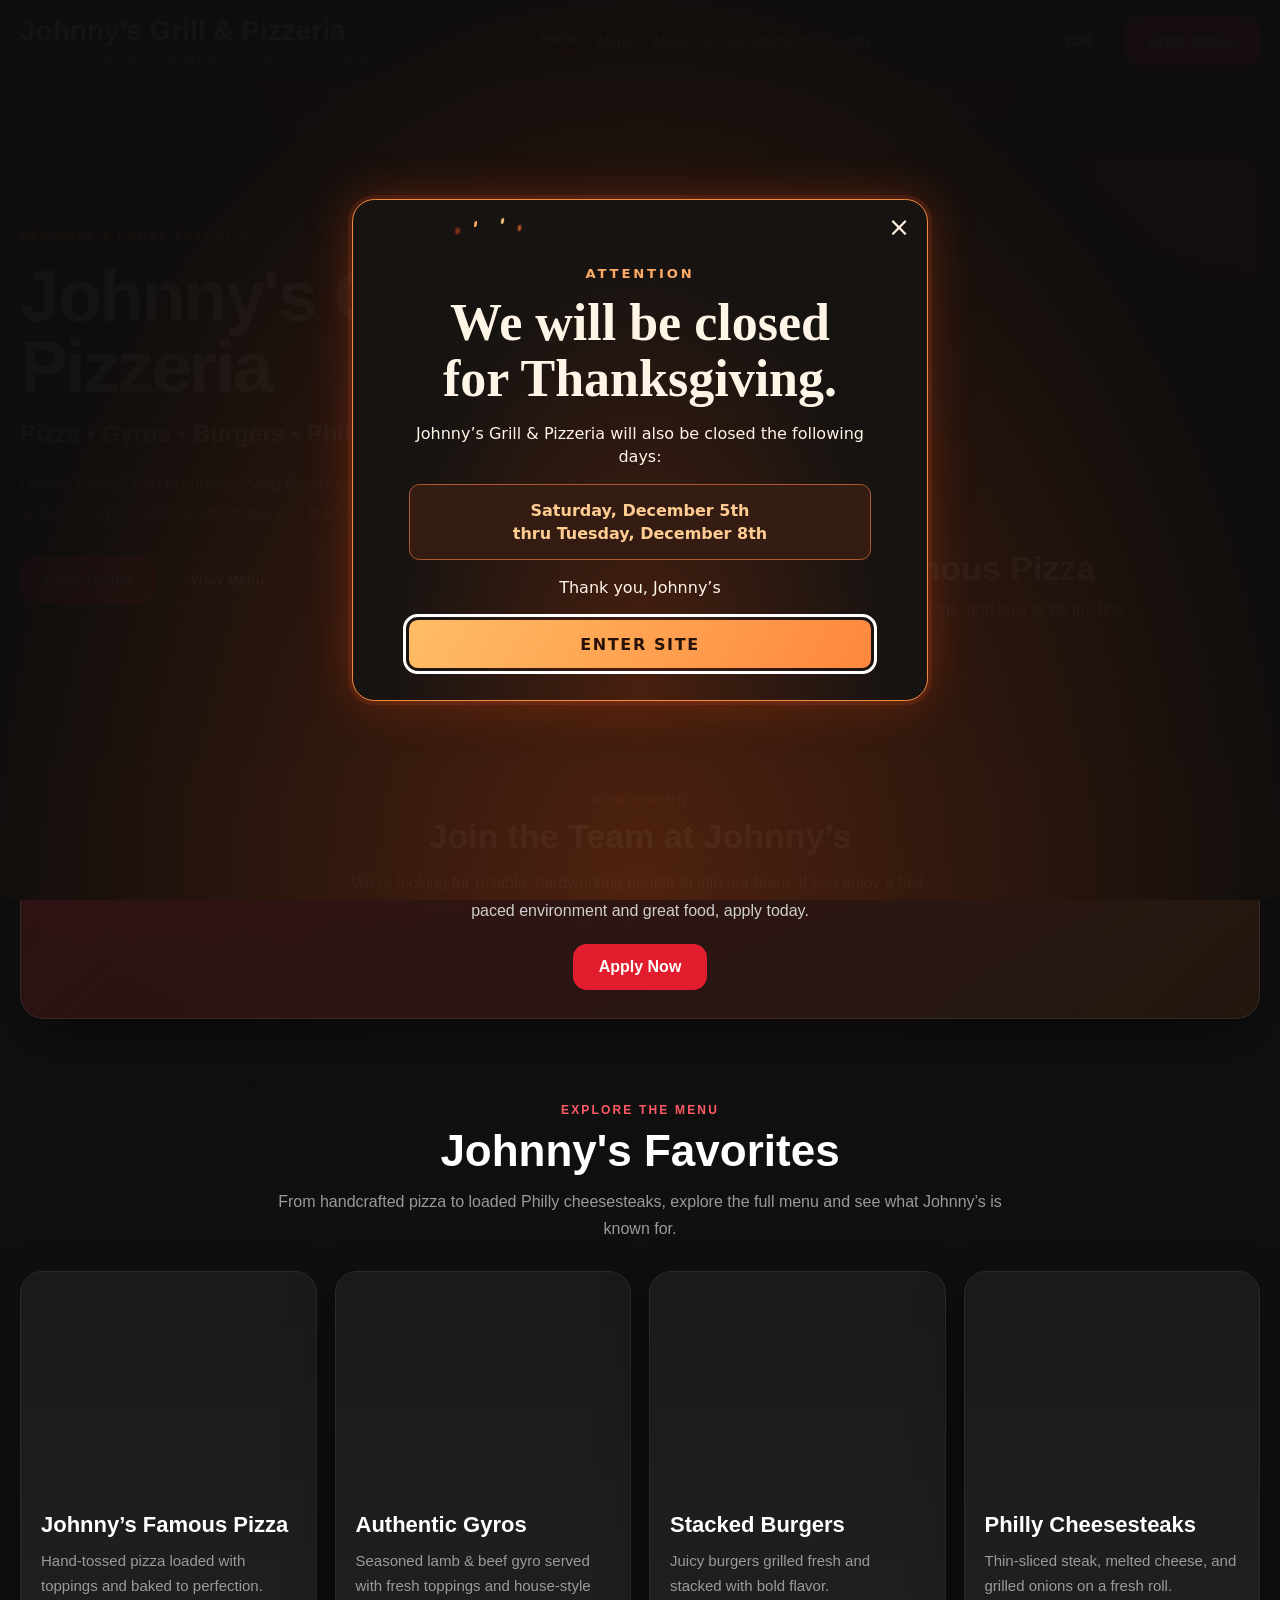
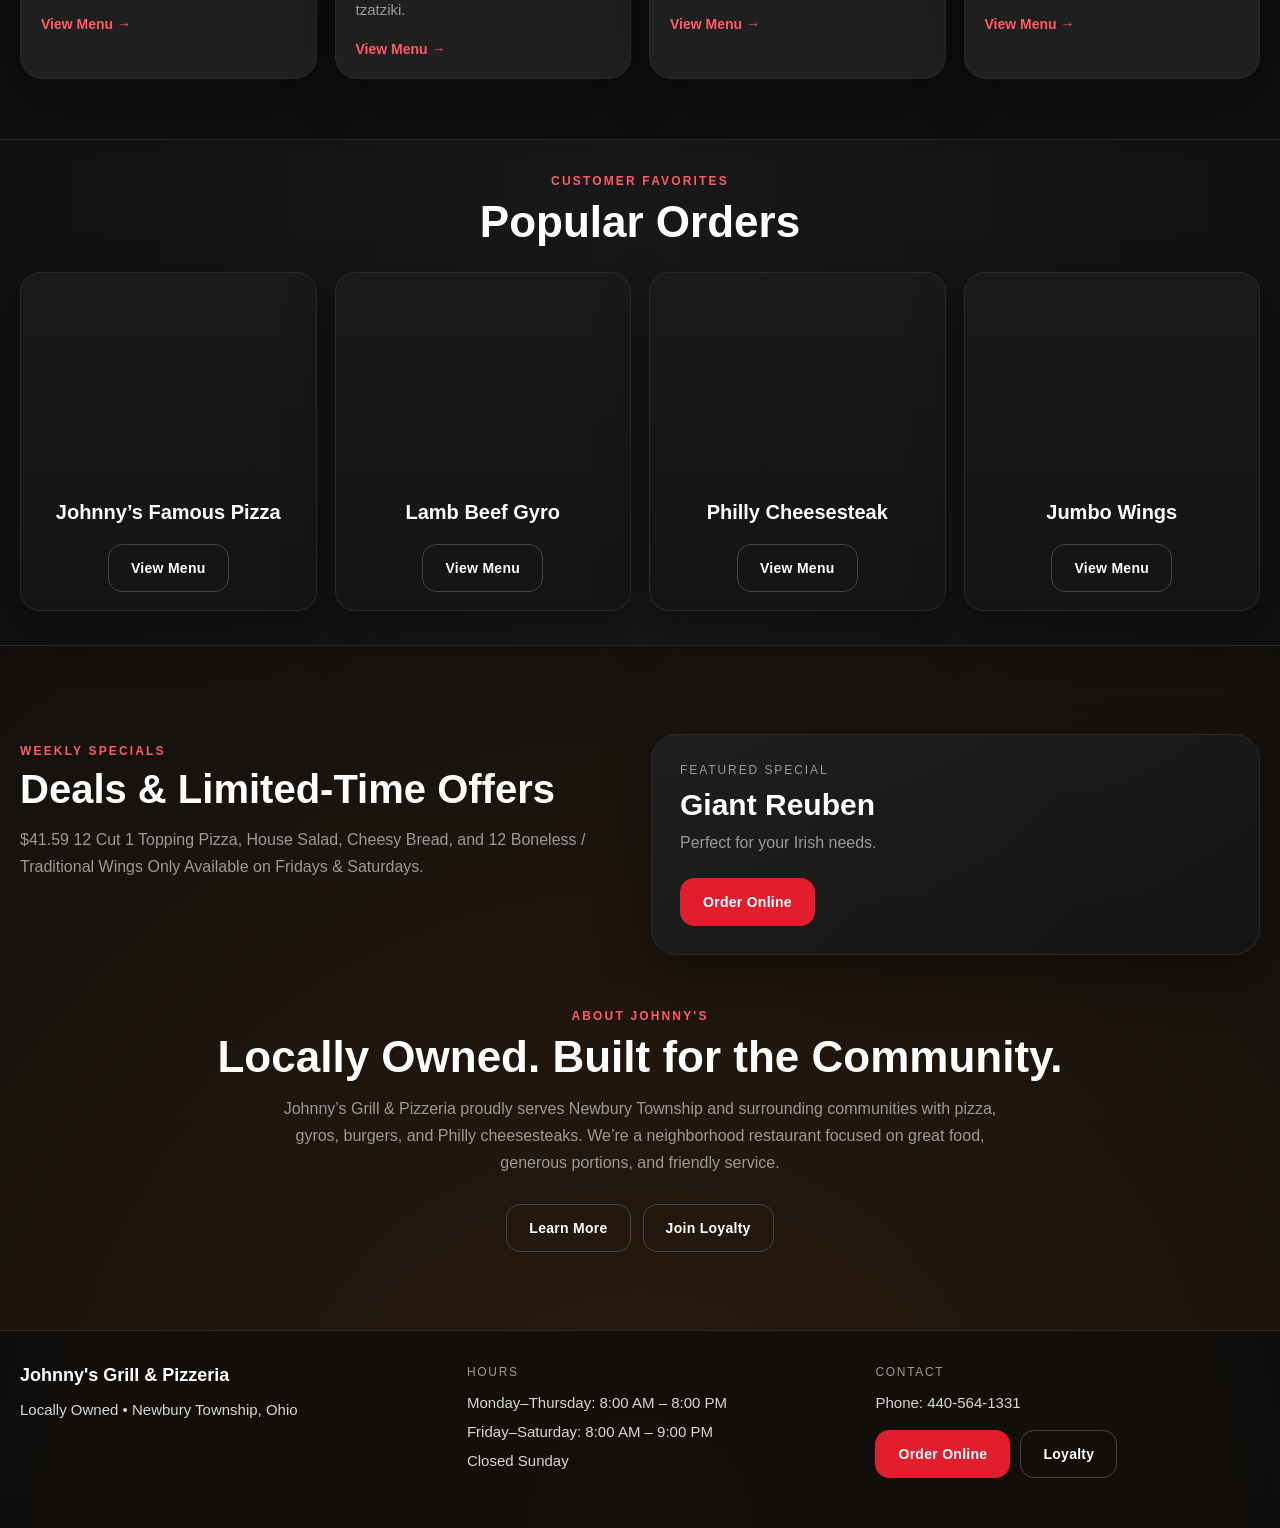
<file: index.html>
<!DOCTYPE html>
<html lang="en">
<head>
<meta charset="UTF-8">
<meta name="viewport" content="width=device-width, initial-scale=1.0">

<title>Best Pizza in Newbury OH | Johnny's Grill & Pizzeria | Wings, Gyros, Burgers</title>

<meta name="description" content="Johnny's Grill & Pizzeria in Newbury Township, Ohio. Best pizza, wings, burgers, gyros, cheesesteaks, breakfast and more. Order online or call 440-564-1331.">
<meta name="keywords" content="best pizza Newbury OH, pizza near me, wings Newbury Ohio, burgers Newbury Township, gyros near me, cheesesteak Newbury, restaurants near me, food Newbury Ohio">
<meta name="robots" content="index, follow">
<meta name="author" content="Johnny's Grill & Pizzeria">

<!-- GEO -->
<meta name="geo.region" content="US-OH">
<meta name="geo.placename" content="Newbury Township, Ohio">
<meta name="geo.position" content="41.4623;-81.2415">
<meta name="ICBM" content="41.4623, -81.2415">

<!-- APPLE / iMESSAGE -->
<meta name="apple-mobile-web-app-capable" content="yes">
<meta name="apple-mobile-web-app-title" content="Johnny's Grill & Pizzeria">
<link rel="apple-touch-icon" href="https://johnnyspizzaandgrill.com/logo-social.jpg">

<!-- OPEN GRAPH (THIS FIXES YOUR SHARING ISSUE) -->
<meta property="og:title" content="Johnny's Grill & Pizzeria - Best Pizza in Newbury OH">
<meta property="og:description" content="Pizza, wings, burgers, gyros & more. Order online now.">
<meta property="og:image" content="https://johnnyspizzaandgrill.com/logo-social.jpg">
<meta property="og:image:secure_url" content="https://johnnyspizzaandgrill.com/logo-social.jpg">
<meta property="og:image:type" content="image/jpeg">
<meta property="og:image:width" content="1200">
<meta property="og:image:height" content="630">
<meta property="og:url" content="https://johnnyspizzaandgrill.com/">
<meta property="og:type" content="website">
<meta property="og:site_name" content="Johnny's Grill & Pizzeria">

<!-- EXTRA IMAGE FORCE -->
<meta property="og:image" content="https://johnnyspizzaandgrill.com/logo-social.jpg">

<!-- TWITTER -->
<meta name="twitter:card" content="summary_large_image">
<meta name="twitter:title" content="Johnny's Grill & Pizzeria">
<meta name="twitter:description" content="Best pizza in Newbury Township, Ohio.">
<meta name="twitter:image" content="https://johnnyspizzaandgrill.com/logo-social.jpg">

<!-- ICON -->
<link rel="icon" href="https://johnnyspizzaandgrill.com/logo-social.jpg" type="image/jpeg">

<!-- STRUCTURED DATA -->
<script type="application/ld+json">
{
  "@context": "https://schema.org",
  "@type": "Restaurant",
  "name": "Johnny's Grill & Pizzeria",
  "image": "https://johnnyspizzaandgrill.com/logo-social.jpg",
  "telephone": "+1-440-564-1331",
  "address": {
    "@type": "PostalAddress",
    "addressLocality": "Newbury Township",
    "addressRegion": "OH",
    "postalCode": "44065",
    "addressCountry": "US"
  },
  "servesCuisine": ["Pizza", "American", "Burgers", "Wings", "Breakfast"],
  "url": "https://johnnyspizzaandgrill.com/"
}
</script>


<link rel="stylesheet" href="/assets/site.css?v=20261031-3">
<style>
html:has(#holiday-hours[open]) { overflow: hidden; }
#holiday-hours {
  box-sizing: border-box;
  width: min(36rem, calc(100% - 2rem));
  max-width: none;
  max-height: calc(100dvh - 2rem);
  margin: auto;
  padding: clamp(3rem, 6vw, 4rem) clamp(1rem, 5vw, 3.5rem) 2rem;
  overflow: auto;
  border: 1px solid #f38b40;
  border-radius: 1.4rem;
  color: #fff5e7;
  background: radial-gradient(ellipse at bottom, #49200f, transparent 63%), #171311;
  box-shadow: 0 0 0 4px #f45d1820, 0 0 48px #f349124a;
  text-align: center;
  font: 1rem/1.45 system-ui, sans-serif;
}
#holiday-hours::backdrop {
  background: radial-gradient(ellipse at bottom, #51230ff5, #100e0df9 72%);
}
#holiday-hours p { margin: 1rem 0; }
#holiday-hours .holiday-eyebrow {
  margin: 0 0 .8rem;
  color: #ffab65;
  font-weight: 800;
  font-size: .82rem;
  letter-spacing: .22em;
}
#holiday-hours h2 {
  margin: 0;
  color: #fff5e7;
  font: bold clamp(2rem, 5vw, 3.25rem)/1.06 Georgia, serif;
  text-wrap: balance;
}
#holiday-hours .holiday-dates {
  padding: .85rem;
  border: 1px solid #ac5a32;
  border-radius: .65rem;
  background: #351c13;
  color: #ffcc92;
  font-weight: 750;
  text-wrap: balance;
}
#holiday-hours button {
  min-height: 48px;
  cursor: pointer;
  font: inherit;
}
#holiday-hours button:focus-visible { outline: 3px solid white; outline-offset: 3px; }
#holiday-hours .holiday-enter {
  width: 100%;
  margin-top: .35rem;
  border: none;
  border-radius: .55rem;
  background: linear-gradient(120deg, #ffbd65, #ff873e);
  color: #271106;
  font-weight: 850;
  letter-spacing: .1em;
}
#holiday-hours .holiday-close {
  position: absolute;
  top: .25rem;
  right: .25rem;
  width: 48px;
  border: 0;
  border-radius: 50%;
  background: transparent;
  color: #fff1dd;
  font-size: 1.65rem;
}
#holiday-hours::before {
  content: "";
  position: absolute;
  pointer-events: none;
  top: 1.35rem;
  left: 21%;
  width: 3px;
  height: 6px;
  border-radius: 90% 10% 80% 20%;
  background: #ffad60;
  box-shadow: -18px 7px 3px #e54e19, 27px -3px 1px #ffcf80, 44px 4px 2px #e46928;
}
@media (prefers-reduced-motion: no-preference) {
  #holiday-hours[open]::before { animation: holiday-embers 3s ease-in-out infinite alternate; }
  @keyframes holiday-embers { to { transform: translate(4px,-6px); opacity: .4; } }
}
</style>
</head>
<body>
<dialog id="holiday-hours" aria-labelledby="holiday-title" aria-describedby="holiday-detail holiday-dates">
  <form method="dialog">
    <p class="holiday-eyebrow">ATTENTION</p>
    <h2 id="holiday-title">We will be closed for Thanksgiving.</h2>
    <p id="holiday-detail">Johnny’s Grill &amp; Pizzeria will also be closed the following days:</p>
    <p class="holiday-dates" id="holiday-dates">Saturday, December 5th thru Tuesday, December 8th</p>
    <p>Thank you, Johnny’s</p>
    <button class="holiday-enter" autofocus>ENTER SITE</button>
    <button class="holiday-close" aria-label="Close holiday notice">×</button>
  </form>
</dialog>
<script>
(() => {
  const notice = document.getElementById('holiday-hours');
  const key = 'johnnys-holiday-2026-dismissed';
  try {
    if (sessionStorage.getItem(key)) return;
  } catch { /* The notice still works when storage is unavailable. */ }
  notice.addEventListener('close', () => {
    try { sessionStorage.setItem(key, '1'); } catch {}
    document.querySelector('a.brand')?.focus({preventScroll: true});
  });
  notice.showModal();
})();
</script>


  <header class="topbar">
    <div class="container topbar-inner">
      <a class="brand" href="/" aria-label="Johnny's Grill &amp; Pizzeria Home">
        <div class="brand-title">Johnny's Grill &amp; Pizzeria</div>
        <div class="brand-sub">Locally Owned • Newbury Township, Ohio</div>
      </a>

      <nav class="nav-links">
        <a href="/" target="_top" aria-current="page">Home</a>
        <a href="/menu" target="_top">Menu</a>
        <a href="/about" target="_top">About Us</a>
        <a href="/employment" target="_top">Employment</a>
        <a href="https://deals.spoton.com/682b7aca501c6df83e06a58a/join-loyalty?utm_medium=link" target="_blank">Loyalty</a>
      </nav>

      <div class="nav-actions">
        <a class="btn btn-secondary" href="tel:4405641331">Call</a>
        <a class="btn btn-primary" href="https://order.spoton.com/hcs-johnnys-grill-and-pizzeria-23905/newbury-oh/682b7aca501c6df83e06a58a" target="_blank">Order Online</a>
      </div>
    </div>
  </header>

  <main>

    <section class="hero">
      <div class="container hero-grid">
        <div>
          <div class="eyebrow">Newbury's Local Favorite</div>

          <h1>Johnny's Grill &amp; Pizzeria</h1>

          <h2>Pizza • Gyros • Burgers • Philly Cheesesteaks</h2>

          <p>
            Locally owned and proudly serving Newbury Township with handcrafted pizza,
            authentic gyros, stacked burgers, and loaded Philly cheesesteaks.
          </p>

          <div class="hero-actions">
            <a class="btn btn-primary" href="https://order.spoton.com/hcs-johnnys-grill-and-pizzeria-23905/newbury-oh/682b7aca501c6df83e06a58a" target="_blank">Order Online</a>
            <a class="btn btn-secondary" href="/menu" target="_top">View Menu</a>
          </div>
        </div>

        <div class="hero-card">
          <div class="hero-image"></div>
          <div class="hero-card-content">
            <div class="hero-card-label">Signature Item</div>
            <div class="hero-card-title">Johnny's Famous Pizza</div>
            <div class="hero-card-text">
              Fresh-baked, loaded with toppings, and built to be the first thing people crave.
            </div>
          </div>
        </div>
      </div>
    </section>

    <section class="section">
      <div class="container">
        <div style="
          background: linear-gradient(135deg, rgba(225,29,46,0.15), rgba(255,125,20,0.08));
          border: 1px solid rgba(255,255,255,0.08);
          border-radius: 24px;
          padding: 28px;
          text-align: center;
          box-shadow: 0 20px 50px rgba(0,0,0,0.35);
        ">
          <div style="
            font-size: 12px;
            letter-spacing: .18em;
            text-transform: uppercase;
            color: #ff5b67;
            font-weight: 700;
            margin-bottom: 10px;
          ">
            Now Hiring
          </div>

          <h2 style="
            margin: 0;
            font-size: 34px;
            line-height: 1.1;
          ">
            Join the Team at Johnny’s
          </h2>

          <p style="
            margin: 14px auto 0;
            max-width: 600px;
            color: #cfcfcf;
            line-height: 1.7;
            font-size: 16px;
          ">
            We’re looking for reliable, hardworking people to join our team.
            If you enjoy a fast-paced environment and great food, apply today.
          </p>

          <div style="margin-top: 20px;">
            <a href="/employment" target="_top" style="
              display: inline-block;
              background: #e11d2e;
              color: #fff;
              padding: 14px 26px;
              border-radius: 14px;
              font-weight: 700;
              text-decoration: none;
            ">
              Apply Now
            </a>
          </div>
        </div>
      </div>
    </section>

    <section class="section">
      <div class="container">
        <div class="section-header">
          <div class="section-kicker">Explore The Menu</div>
          <h2 class="section-title">Johnny's Favorites</h2>
          <p class="section-copy">
            From handcrafted pizza to loaded Philly cheesesteaks, explore the full menu and see what Johnny’s is known for.
          </p>
        </div>

        <div class="cards-4">
          <a class="card" href="/menu" target="_top">
            <div class="card-image" style="background-image:url('https://images.unsplash.com/photo-1513104890138-7c749659a591?auto=format&fit=crop&w=1200&q=80');"></div>
            <div class="card-body">
              <h3 class="card-title">Johnny’s Famous Pizza</h3>
              <p class="card-text">Hand-tossed pizza loaded with toppings and baked to perfection.</p>
              <span class="card-link">View Menu →</span>
            </div>
          </a>

          <a class="card" href="/menu" target="_top">
            <div class="card-image" style="background-image:url('https://static.wixstatic.com/media/5c85b3_f70264662c8047e6b9b790da979fe11f~mv2.png');"></div>
            <div class="card-body">
              <h3 class="card-title">Authentic Gyros</h3>
              <p class="card-text">Seasoned lamb &amp; beef gyro served with fresh toppings and house-style tzatziki.</p>
              <span class="card-link">View Menu →</span>
            </div>
          </a>

          <a class="card" href="/menu" target="_top">
            <div class="card-image" style="background-image:url('https://images.unsplash.com/photo-1568901346375-23c9450c58cd?auto=format&fit=crop&w=1200&q=80');"></div>
            <div class="card-body">
              <h3 class="card-title">Stacked Burgers</h3>
              <p class="card-text">Juicy burgers grilled fresh and stacked with bold flavor.</p>
              <span class="card-link">View Menu →</span>
            </div>
          </a>

          <a class="card" href="/menu" target="_top">
            <div class="card-image" style="background-image:url('https://static.wixstatic.com/media/5c85b3_b26c06c05a7540ef9b7343d3d3810b1e~mv2.jpeg');"></div>
            <div class="card-body">
              <h3 class="card-title">Philly Cheesesteaks</h3>
              <p class="card-text">Thin-sliced steak, melted cheese, and grilled onions on a fresh roll.</p>
              <span class="card-link">View Menu →</span>
            </div>
          </a>
        </div>
      </div>
    </section>

    <section class="band">
      <div class="container">
        <div class="section-header">
          <div class="section-kicker">Customer Favorites</div>
          <h2 class="section-title">Popular Orders</h2>
        </div>

        <div class="favorites-grid">
          <div class="favorite-card">
            <div class="favorite-image" style="background-image:url('https://images.unsplash.com/photo-1513104890138-7c749659a591?auto=format&fit=crop&w=1200&q=80');"></div>
            <div class="favorite-body">
              <h3 class="favorite-title">Johnny’s Famous Pizza</h3>
              <div class="spacer-20"></div>
              <a class="btn btn-secondary" href="/menu" target="_top">View Menu</a>
            </div>
          </div>

          <div class="favorite-card">
            <div class="favorite-image" style="background-image:url('https://static.wixstatic.com/media/5c85b3_f70264662c8047e6b9b790da979fe11f~mv2.png');"></div>
            <div class="favorite-body">
              <h3 class="favorite-title">Lamb Beef Gyro</h3>
              <div class="spacer-20"></div>
              <a class="btn btn-secondary" href="/menu" target="_top">View Menu</a>
            </div>
          </div>

          <div class="favorite-card">
            <div class="favorite-image" style="background-image:url('https://static.wixstatic.com/media/5c85b3_b26c06c05a7540ef9b7343d3d3810b1e~mv2.jpeg');"></div>
            <div class="favorite-body">
              <h3 class="favorite-title">Philly Cheesesteak</h3>
              <div class="spacer-20"></div>
              <a class="btn btn-secondary" href="/menu" target="_top">View Menu</a>
            </div>
          </div>

          <div class="favorite-card">
            <div class="favorite-image" style="background-image:url('https://images.unsplash.com/photo-1567620832903-9fc6debc209f?auto=format&fit=crop&w=1200&q=80');"></div>
            <div class="favorite-body">
              <h3 class="favorite-title">Jumbo Wings</h3>
              <div class="spacer-20"></div>
              <a class="btn btn-secondary" href="/menu" target="_top">View Menu</a>
            </div>
          </div>
        </div>
      </div>
    </section>

    <section class="section">
      <div class="container">
        <div class="specials">
          <div class="special-left">
            <div class="section-kicker">Weekly Specials</div>
            <h3>Deals &amp; Limited-Time Offers</h3>
            <p>
              $41.59
              12 Cut 1 Topping Pizza, House Salad, Cheesy Bread, and 12 Boneless / Traditional Wings Only Available on Fridays &amp; Saturdays.
            </p>
          </div>

          <div class="special-card">
            <div class="special-tag">Featured Special</div>
            <h4 class="special-headline">Giant Reuben</h4>
            <div class="special-text">
              Perfect for your Irish needs.
            </div>
            <a class="btn btn-primary" href="https://order.spoton.com/hcs-johnnys-grill-and-pizzeria-23905/newbury-oh/682b7aca501c6df83e06a58a" target="_blank">Order Online</a>
          </div>
        </div>
      </div>
    </section>

    <section class="section about-preview">
      <div class="container">
        <div class="section-kicker">About Johnny's</div>
        <h2 class="section-title">Locally Owned. Built for the Community.</h2>
        <p class="section-copy">
          Johnny’s Grill &amp; Pizzeria proudly serves Newbury Township and surrounding communities with pizza, gyros, burgers, and Philly cheesesteaks. We’re a neighborhood restaurant focused on great food, generous portions, and friendly service.
        </p>
        <div class="hero-actions" style="justify-content:center;">
          <a class="btn btn-secondary" href="/about" target="_top">Learn More</a>
          <a class="btn btn-secondary" href="https://deals.spoton.com/682b7aca501c6df83e06a58a/join-loyalty?utm_medium=link" target="_blank">Join Loyalty</a>
        </div>
      </div>
    </section>

  </main>

  <footer class="footer">
    <div class="container footer-grid">
      <div>
        <div class="footer-title">Johnny's Grill &amp; Pizzeria</div>
        <div class="footer-copy">Locally Owned • Newbury Township, Ohio</div>
      </div>

      <div>
        <div class="footer-label">Hours</div>
        <div class="footer-list">
          <div>Monday–Thursday: 8:00 AM – 8:00 PM</div>
          <div>Friday–Saturday: 8:00 AM – 9:00 PM</div>
          <div>Closed Sunday</div>
        </div>
      </div>

      <div>
        <div class="footer-label">Contact</div>
        <div class="footer-copy">Phone: <a href="tel:4405641331">440-564-1331</a></div>
        <div style="margin-top:14px; display:flex; gap:10px; flex-wrap:wrap;">
          <a class="btn btn-primary" href="https://order.spoton.com/hcs-johnnys-grill-and-pizzeria-23905/newbury-oh/682b7aca501c6df83e06a58a" target="_blank">Order Online</a>
          <a class="btn btn-secondary" href="https://deals.spoton.com/682b7aca501c6df83e06a58a/join-loyalty?utm_medium=link" target="_blank">Loyalty</a>
        </div>
      </div>
    </div>
  </footer>

</body>
</html>
</file>
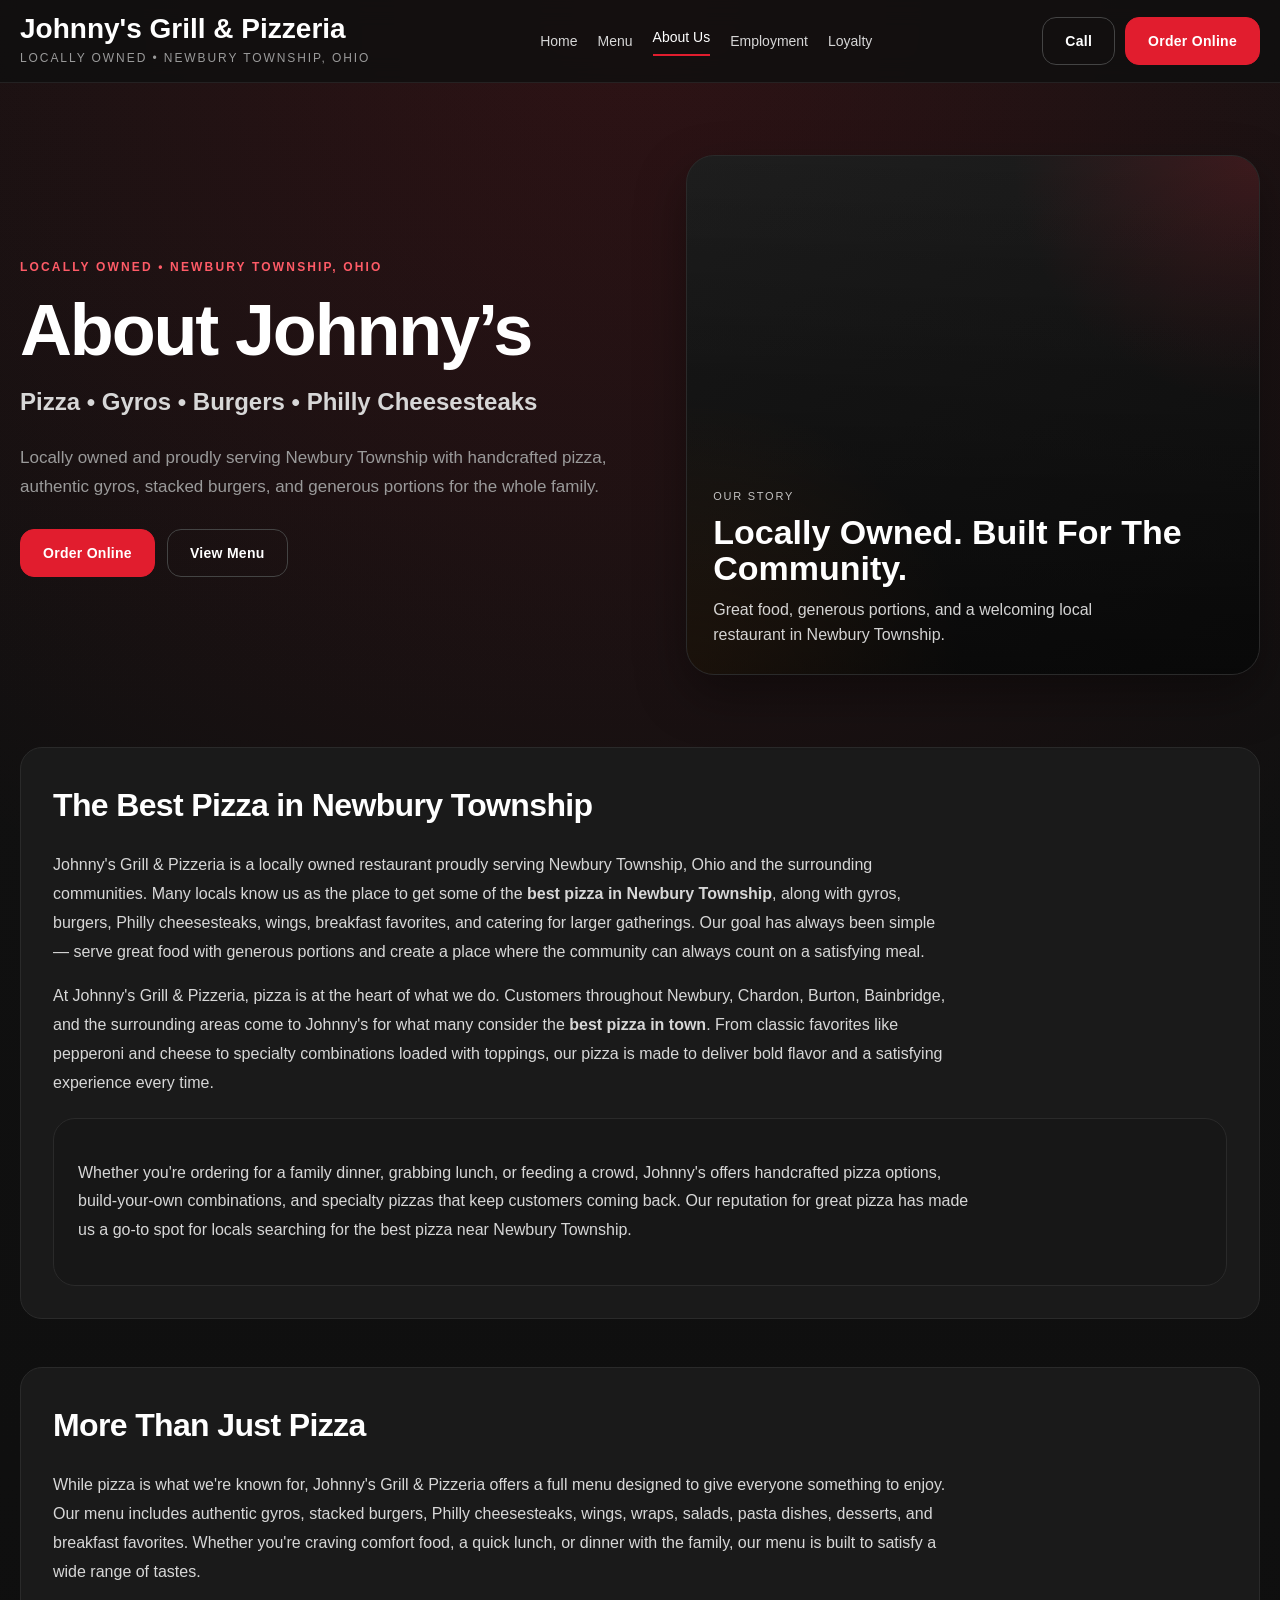
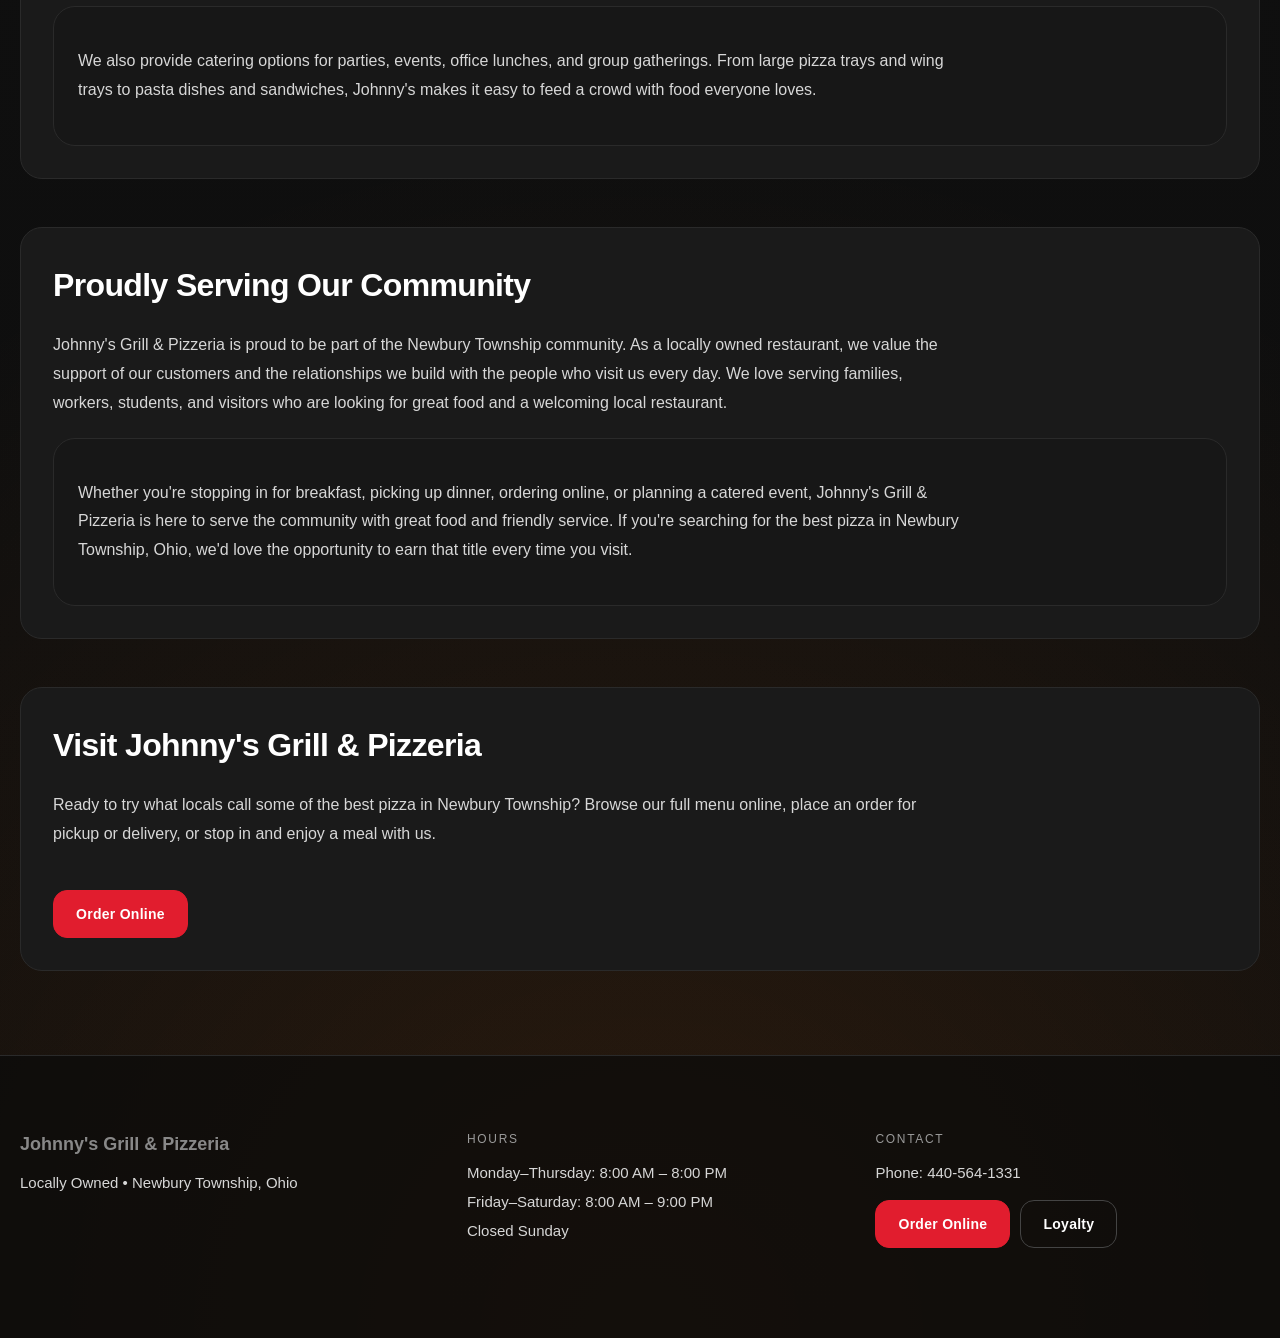
<file: about/index.html>
<!DOCTYPE html>
<html lang="en">
<head>
<meta charset="UTF-8">
<meta name="viewport" content="width=device-width, initial-scale=1.0">

<title>About Johnny's Grill & Pizzeria | Best Pizza in Newbury Township OH</title>

<meta name="description" content="Johnny's Grill & Pizzeria is a locally owned restaurant in Newbury Township Ohio known for the best pizza, wings, burgers, gyros, and breakfast. Serving Newbury, Chardon, Burton, and Bainbridge.">
<meta name="keywords" content="best pizza Newbury Township OH, pizza near me Newbury Ohio, restaurants Newbury Township, best pizza Chardon Ohio, food Burton Ohio, pizza Bainbridge Ohio">
<meta name="robots" content="index, follow">
<meta name="author" content="Johnny's Grill & Pizzeria">

<!-- GEO -->
<meta name="geo.region" content="US-OH">
<meta name="geo.placename" content="Newbury Township, Ohio">
<meta name="geo.position" content="41.4623;-81.2415">
<meta name="ICBM" content="41.4623, -81.2415">

<!-- APPLE -->
<meta name="apple-mobile-web-app-capable" content="yes">
<meta name="apple-mobile-web-app-title" content="Johnny's Grill & Pizzeria">
<link rel="apple-touch-icon" href="https://johnnyspizzaandgrill.com/logo-social.jpg">

<!-- OPEN GRAPH -->
<meta property="og:title" content="Johnny's Grill & Pizzeria - Best Pizza in Newbury Township">
<meta property="og:description" content="Local favorite for pizza, wings, burgers, and more.">
<meta property="og:image" content="https://johnnyspizzaandgrill.com/logo-social.jpg">
<meta property="og:image:secure_url" content="https://johnnyspizzaandgrill.com/logo-social.jpg">
<meta property="og:image:type" content="image/jpeg">
<meta property="og:image:width" content="1200">
<meta property="og:image:height" content="630">
<meta property="og:url" content="https://johnnyspizzaandgrill.com/about">
<meta property="og:type" content="website">
<meta property="og:site_name" content="Johnny's Grill & Pizzeria">

<!-- FORCE IMAGE -->
<meta property="og:image" content="https://johnnyspizzaandgrill.com/logo-social.jpg">

<!-- TWITTER -->
<meta name="twitter:card" content="summary_large_image">
<meta name="twitter:title" content="Johnny's Grill & Pizzeria">
<meta name="twitter:description" content="Best pizza in Newbury Township Ohio.">
<meta name="twitter:image" content="https://johnnyspizzaandgrill.com/logo-social.jpg">

<!-- ICON -->
<link rel="icon" href="https://johnnyspizzaandgrill.com/logo-social.jpg" type="image/jpeg">

<!-- STRUCTURED DATA (LOCAL SEO BOOST) -->
<script type="application/ld+json">
{
  "@context": "https://schema.org",
  "@type": "Restaurant",
  "name": "Johnny's Grill & Pizzeria",
  "image": "https://johnnyspizzaandgrill.com/logo-social.jpg",
  "telephone": "+1-440-564-1331",
  "address": {
    "@type": "PostalAddress",
    "addressLocality": "Newbury Township",
    "addressRegion": "OH",
    "postalCode": "44065",
    "addressCountry": "US"
  },
  "servesCuisine": ["Pizza","American","Burgers","Wings","Breakfast"],
  "areaServed": [
    "Newbury Township OH",
    "Chardon OH",
    "Burton OH",
    "Bainbridge OH"
  ],
  "url": "https://johnnyspizzaandgrill.com/"
}
</script>

<style>

body{
margin:0;
font-family:Arial,Helvetica,sans-serif;
background:#0f0f0f;
color:white;
line-height:1.6;
}

a{
text-decoration:none;
color:inherit;
}

.container{
width:90%;
max-width:1200px;
margin:auto;
}

header{
background:#111;
border-bottom:1px solid #2a2a2a;
position:sticky;
top:0;
z-index:999;
}

.header-inner{
display:flex;
justify-content:space-between;
align-items:center;
padding:18px 0;
flex-wrap:wrap;
}

.logo{
font-size:26px;
font-weight:700;
}

.nav-actions{
display:flex;
gap:16px;
flex-wrap:wrap;
align-items:center;
}

.btn{
padding:10px 18px;
border-radius:10px;
font-weight:bold;
display:inline-block;
}

.btn-order{
background:#e11d2e;
}

.btn-order:hover{
background:#f12638;
}

.btn-secondary{
border:1px solid #444;
}

.hero{
padding:70px 0;
text-align:center;
}

.hero h1{
font-size:48px;
margin-bottom:10px;
}

.hero p{
max-width:800px;
margin:auto;
color:#bdbdbd;
font-size:18px;
}

.section{
padding:60px 0;
border-top:1px solid #222;
}

.section h2{
font-size:32px;
margin-bottom:20px;
}

.section p{
color:#bdbdbd;
max-width:900px;
}

.highlight{
background:#1a1a1a;
border:1px solid #2a2a2a;
padding:25px;
border-radius:14px;
margin-top:20px;
}

.footer{
border-top:1px solid #222;
padding:40px 0;
margin-top:60px;
text-align:center;
color:#888;
}

@media (max-width: 768px){
  .header-inner{
    flex-direction:column;
    align-items:flex-start;
    gap:16px;
  }

  .nav-actions{
    width:100%;
  }

  .hero h1{
    font-size:36px;
  }

  .hero p{
    font-size:16px;
  }

  .section h2{
    font-size:28px;
  }
}

</style>
<link rel="stylesheet" href="/assets/site.css?v=20261031-3">
</head>

<body class="site-page site-about">

<header class="topbar">
    <div class="container topbar-inner">
      <a class="brand" href="/" aria-label="Johnny's Grill &amp; Pizzeria Home">
        <div class="brand-title">Johnny's Grill &amp; Pizzeria</div>
        <div class="brand-sub">Locally Owned • Newbury Township, Ohio</div>
      </a>

      <nav class="nav-links">
        <a href="/" target="_top">Home</a>
        <a href="/menu" target="_top">Menu</a>
        <a href="/about" target="_top" aria-current="page">About Us</a>
        <a href="/employment" target="_top">Employment</a>
        <a href="https://deals.spoton.com/682b7aca501c6df83e06a58a/join-loyalty?utm_medium=link" target="_blank">Loyalty</a>
      </nav>

      <div class="nav-actions">
        <a class="btn btn-secondary" href="tel:4405641331">Call</a>
        <a class="btn btn-primary" href="https://order.spoton.com/hcs-johnnys-grill-and-pizzeria-23905/newbury-oh/682b7aca501c6df83e06a58a" target="_blank">Order Online</a>
      </div>
    </div>
  </header>


<section class="hero home-layout"><div class="container hero-grid"><div><div class="eyebrow">Locally Owned • Newbury Township, Ohio</div><h1>About Johnny’s</h1><h2>Pizza • Gyros • Burgers • Philly Cheesesteaks</h2><p>Locally owned and proudly serving Newbury Township with handcrafted pizza, authentic gyros, stacked burgers, and generous portions for the whole family.</p><div class="hero-actions"><a class="btn btn-primary" href="https://order.spoton.com/hcs-johnnys-grill-and-pizzeria-23905/newbury-oh/682b7aca501c6df83e06a58a" target="_blank" rel="noopener">Order Online</a><a class="btn btn-secondary" href="/menu/">View Menu</a></div></div><div class="hero-card"><div class="hero-image"></div><div class="hero-card-content"><div class="hero-card-label">Our Story</div><div class="hero-card-title">Locally Owned. Built For The Community.</div><div class="hero-card-text">Great food, generous portions, and a welcoming local restaurant in Newbury Township.</div></div></div></div></section>


<section class="section">
<div class="container">

<h2>The Best Pizza in Newbury Township</h2><p>
Johnny's Grill & Pizzeria is a locally owned restaurant proudly serving Newbury Township, Ohio and the surrounding communities. Many locals know us as the place to get some of the <strong>best pizza in Newbury Township</strong>, along with gyros, burgers, Philly cheesesteaks, wings, breakfast favorites, and catering for larger gatherings. Our goal has always been simple — serve great food with generous portions and create a place where the community can always count on a satisfying meal.
</p>

<p>
At Johnny's Grill & Pizzeria, pizza is at the heart of what we do. Customers throughout Newbury, Chardon, Burton, Bainbridge, and the surrounding areas come to Johnny's for what many consider the <strong>best pizza in town</strong>. From classic favorites like pepperoni and cheese to specialty combinations loaded with toppings, our pizza is made to deliver bold flavor and a satisfying experience every time.
</p>

<div class="highlight">
<p>
Whether you're ordering for a family dinner, grabbing lunch, or feeding a crowd, Johnny's offers handcrafted pizza options, build-your-own combinations, and specialty pizzas that keep customers coming back. Our reputation for great pizza has made us a go-to spot for locals searching for the best pizza near Newbury Township.
</p>
</div>

</div>
</section>


<section class="section">
<div class="container">

<h2>More Than Just Pizza</h2>

<p>
While pizza is what we're known for, Johnny's Grill & Pizzeria offers a full menu designed to give everyone something to enjoy. Our menu includes authentic gyros, stacked burgers, Philly cheesesteaks, wings, wraps, salads, pasta dishes, desserts, and breakfast favorites. Whether you're craving comfort food, a quick lunch, or dinner with the family, our menu is built to satisfy a wide range of tastes.
</p>

<div class="highlight">
<p>
We also provide catering options for parties, events, office lunches, and group gatherings. From large pizza trays and wing trays to pasta dishes and sandwiches, Johnny's makes it easy to feed a crowd with food everyone loves.
</p>
</div>

</div>
</section>


<section class="section">
<div class="container">

<h2>Proudly Serving Our Community</h2>

<p>
Johnny's Grill & Pizzeria is proud to be part of the Newbury Township community. As a locally owned restaurant, we value the support of our customers and the relationships we build with the people who visit us every day. We love serving families, workers, students, and visitors who are looking for great food and a welcoming local restaurant.
</p>

<div class="highlight">
<p>
Whether you're stopping in for breakfast, picking up dinner, ordering online, or planning a catered event, Johnny's Grill & Pizzeria is here to serve the community with great food and friendly service. If you're searching for the best pizza in Newbury Township, Ohio, we'd love the opportunity to earn that title every time you visit.
</p>
</div>

</div>
</section>


<section class="section">
<div class="container">

<h2>Visit Johnny's Grill & Pizzeria</h2>

<p>
Ready to try what locals call some of the best pizza in Newbury Township? Browse our full menu online, place an order for pickup or delivery, or stop in and enjoy a meal with us.
</p>

<br>

<a class="btn btn-order"
href="https://order.spoton.com/hcs-johnnys-grill-and-pizzeria-23905/newbury-oh/682b7aca501c6df83e06a58a"
target="_blank">Order Online</a>

</div>
</section>


<footer class="footer">
    <div class="container footer-grid">
      <div>
        <div class="footer-title">Johnny's Grill &amp; Pizzeria</div>
        <div class="footer-copy">Locally Owned • Newbury Township, Ohio</div>
      </div>

      <div>
        <div class="footer-label">Hours</div>
        <div class="footer-list">
          <div>Monday–Thursday: 8:00 AM – 8:00 PM</div>
          <div>Friday–Saturday: 8:00 AM – 9:00 PM</div>
          <div>Closed Sunday</div>
        </div>
      </div>

      <div>
        <div class="footer-label">Contact</div>
        <div class="footer-copy">Phone: <a href="tel:4405641331">440-564-1331</a></div>
        <div style="margin-top:14px; display:flex; gap:10px; flex-wrap:wrap;">
          <a class="btn btn-primary" href="https://order.spoton.com/hcs-johnnys-grill-and-pizzeria-23905/newbury-oh/682b7aca501c6df83e06a58a" target="_blank">Order Online</a>
          <a class="btn btn-secondary" href="https://deals.spoton.com/682b7aca501c6df83e06a58a/join-loyalty?utm_medium=link" target="_blank">Loyalty</a>
        </div>
      </div>
    </div>
  </footer>

</body>
</html>
</file>
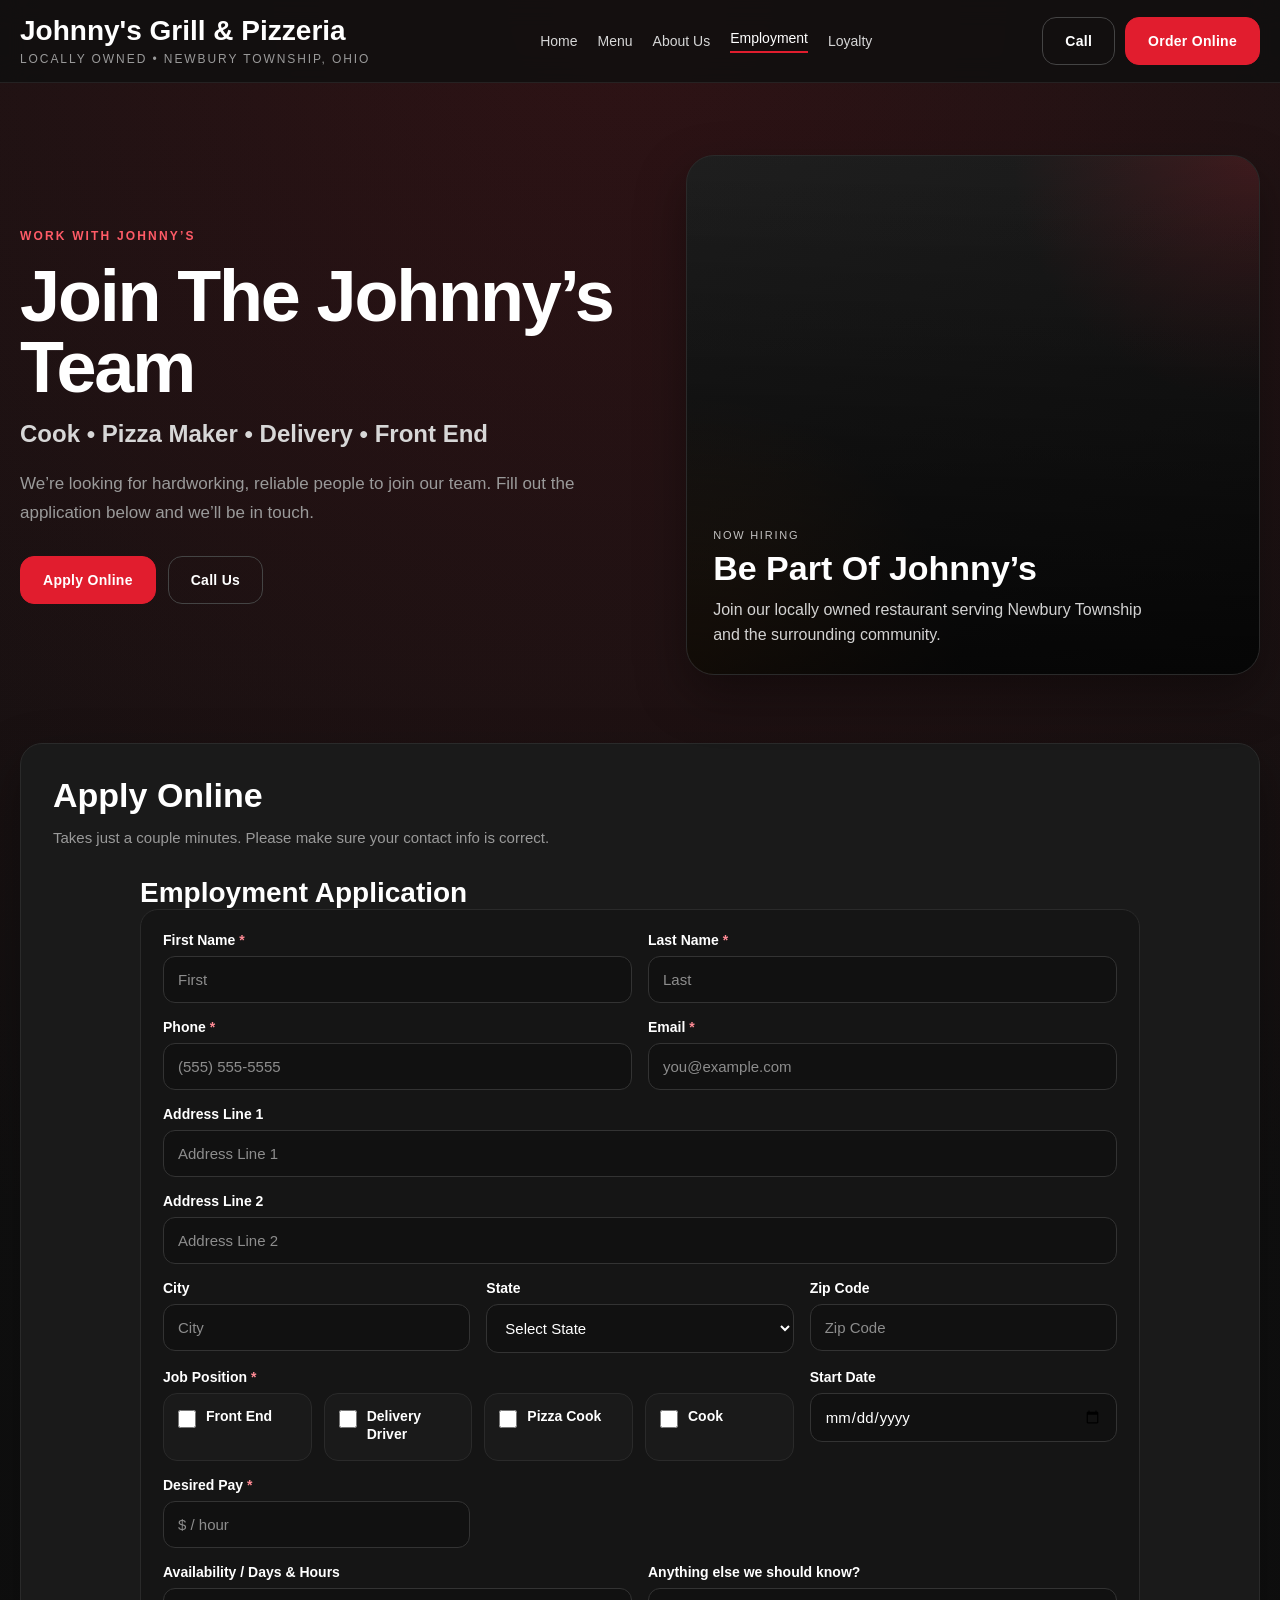
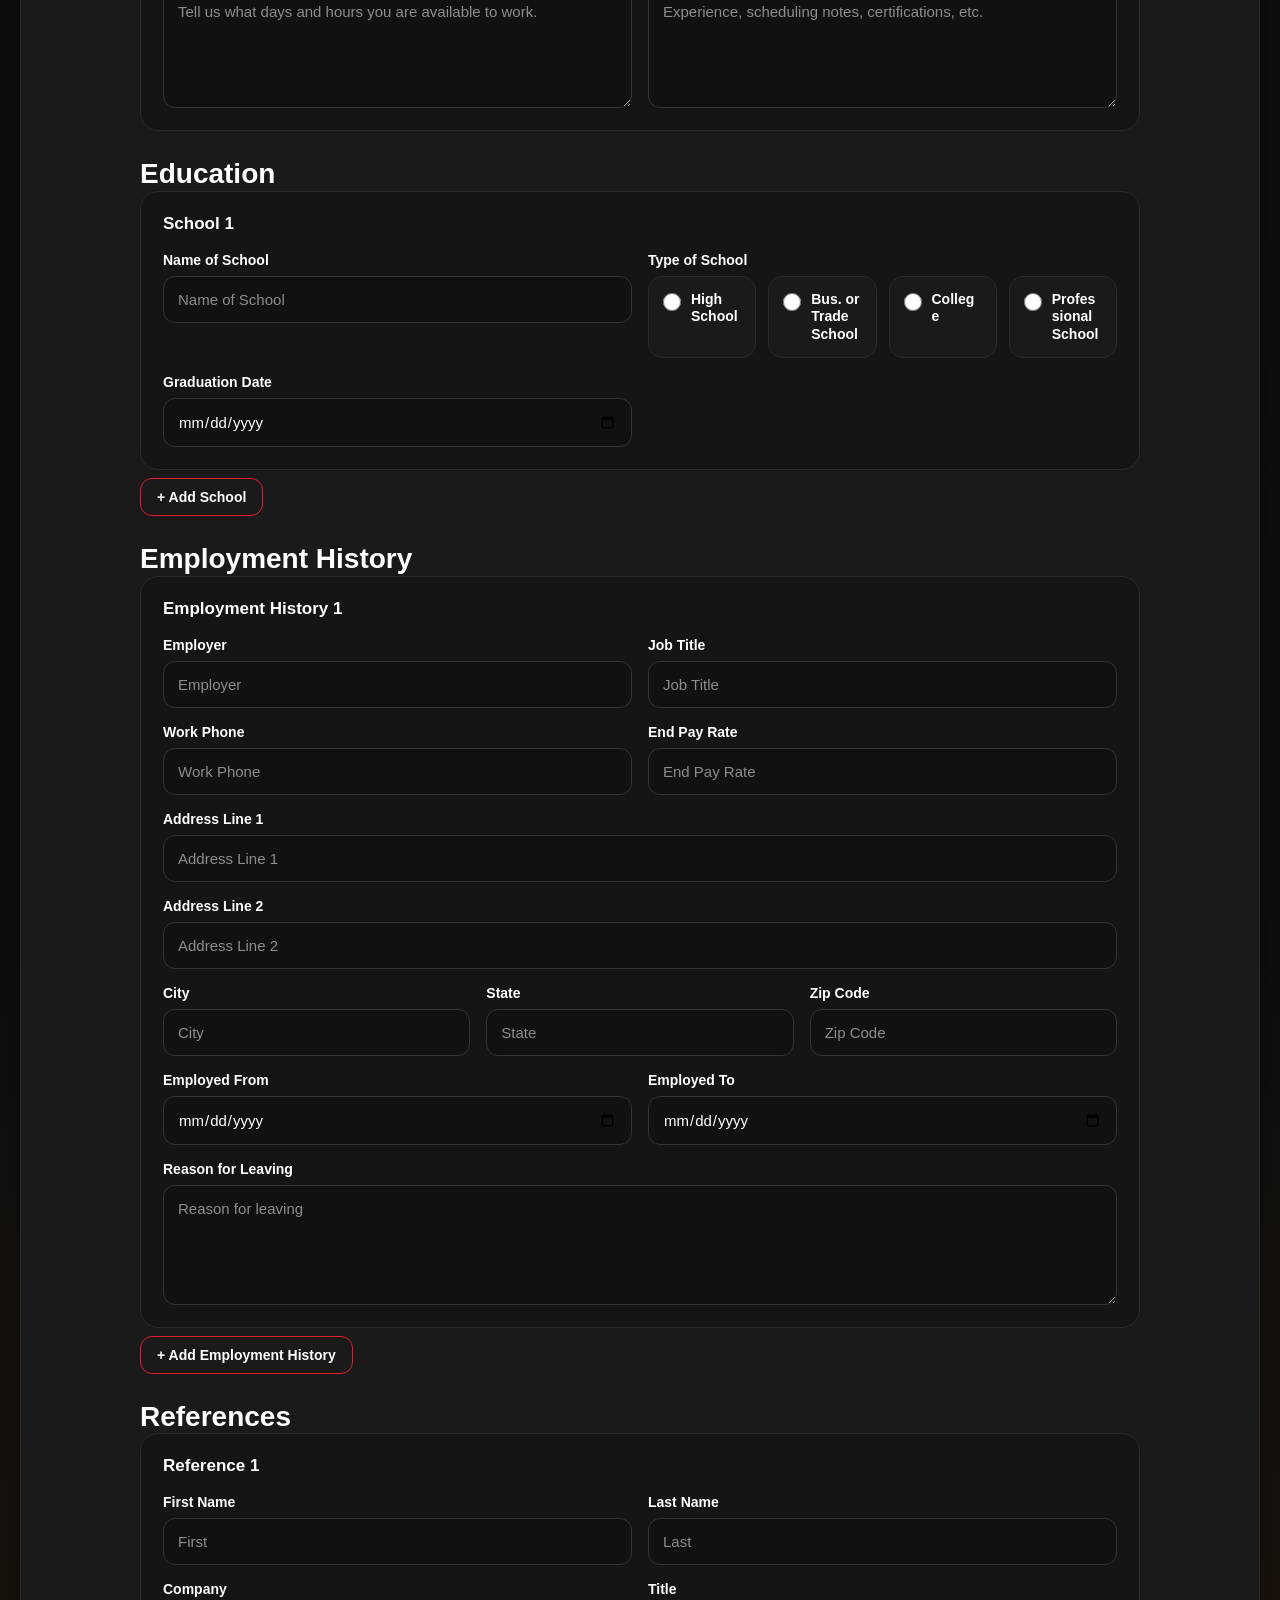
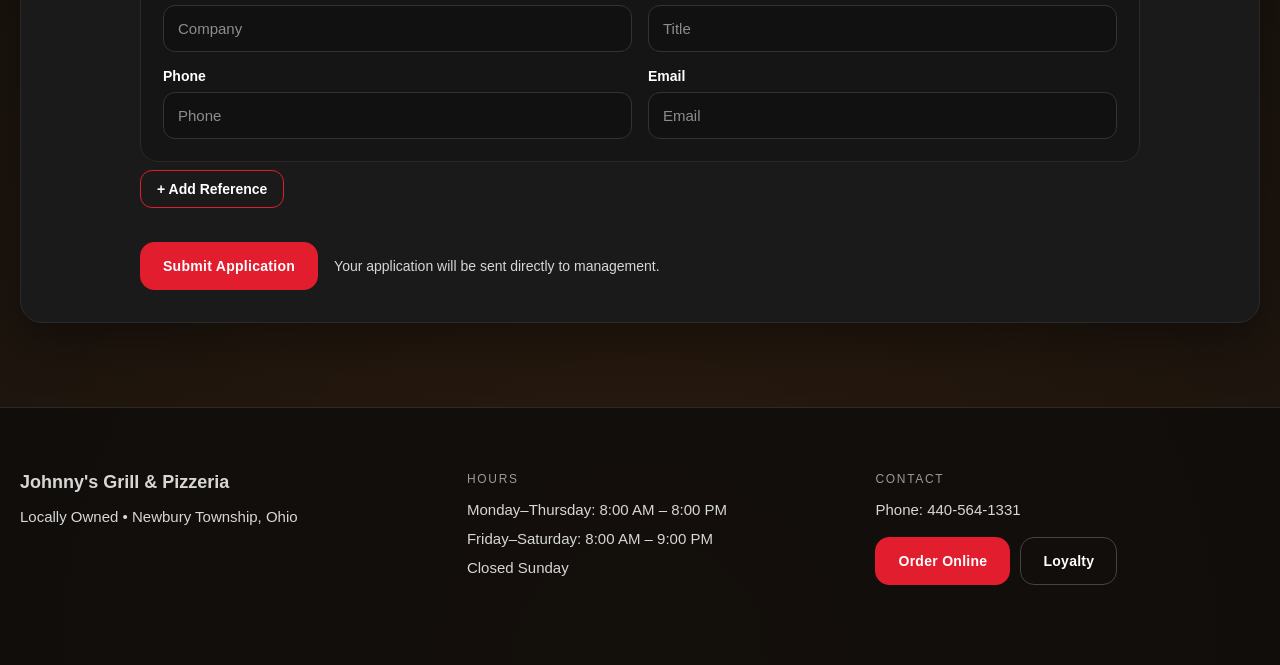
<file: employment/index.html>
<!DOCTYPE html>
<html lang="en">
<head>
<meta charset="UTF-8" />
<meta name="viewport" content="width=device-width, initial-scale=1.0" />

<title>Now Hiring Restaurant Jobs in Newbury OH | Johnny's Grill & Pizzeria</title>

<meta name="description" content="Now hiring at Johnny's Grill & Pizzeria in Newbury Township Ohio. Apply for cook, pizza maker, delivery driver, and front end positions. Flexible schedules available.">
<meta name="keywords" content="restaurant jobs Newbury OH, hiring near me, pizza jobs Ohio, cook jobs Newbury Township, delivery driver jobs Newbury OH, part time jobs Newbury Ohio">
<meta name="robots" content="index, follow">
<meta name="author" content="Johnny's Grill & Pizzeria">

<!-- GEO -->
<meta name="geo.region" content="US-OH">
<meta name="geo.placename" content="Newbury Township, Ohio">
<meta name="geo.position" content="41.4623;-81.2415">
<meta name="ICBM" content="41.4623, -81.2415">

<!-- APPLE -->
<meta name="apple-mobile-web-app-capable" content="yes">
<meta name="apple-mobile-web-app-title" content="Johnny's Jobs">
<link rel="apple-touch-icon" href="https://johnnyspizzaandgrill.com/logo-social.jpg">

<!-- OPEN GRAPH (THIS FIXES TEXT PREVIEW IMAGE) -->
<meta property="og:title" content="Now Hiring - Johnny's Grill & Pizzeria">
<meta property="og:description" content="Join our team in Newbury Township Ohio. Apply online today.">
<meta property="og:image" content="https://johnnyspizzaandgrill.com/logo-social.jpg">
<meta property="og:image:secure_url" content="https://johnnyspizzaandgrill.com/logo-social.jpg">
<meta property="og:image:type" content="image/jpeg">
<meta property="og:image:width" content="1200">
<meta property="og:image:height" content="630">
<meta property="og:url" content="https://johnnyspizzaandgrill.com/employment">
<meta property="og:type" content="website">
<meta property="og:site_name" content="Johnny's Grill & Pizzeria">

<!-- FORCE IMAGE -->
<meta property="og:image" content="https://johnnyspizzaandgrill.com/logo-social.jpg">

<!-- TWITTER -->
<meta name="twitter:card" content="summary_large_image">
<meta name="twitter:title" content="Now Hiring - Johnny's Grill & Pizzeria">
<meta name="twitter:description" content="Apply today for restaurant jobs in Newbury Ohio.">
<meta name="twitter:image" content="https://johnnyspizzaandgrill.com/logo-social.jpg">

<!-- ICON -->
<link rel="icon" href="https://johnnyspizzaandgrill.com/logo-social.jpg" type="image/jpeg">

<!-- 🔥 JOB SEO (THIS IS HUGE FOR GOOGLE JOB RESULTS) -->
<script type="application/ld+json">
{
  "@context": "https://schema.org",
  "@type": "JobPosting",
  "title": "Restaurant Positions Available",
  "description": "Johnny's Grill & Pizzeria is hiring cooks, pizza makers, delivery drivers, and front end staff. Apply online today.",
  "datePosted": "2026-01-01",
  "employmentType": ["FULL_TIME", "PART_TIME"],
  "hiringOrganization": {
    "@type": "Organization",
    "name": "Johnny's Grill & Pizzeria",
    "sameAs": "https://johnnyspizzaandgrill.com/",
    "logo": "https://johnnyspizzaandgrill.com/logo-social.jpg"
  },
  "jobLocation": {
    "@type": "Place",
    "address": {
      "@type": "PostalAddress",
      "addressLocality": "Newbury Township",
      "addressRegion": "OH",
      "postalCode": "44065",
      "addressCountry": "US"
    }
  },
  "industry": "Restaurant"
}
</script>

  <!-- ORIGINAL CSS (UNCHANGED) -->
  <style>    :root {
      --bg: #0f0f0f;
      --card: #1a1a1a;
      --line: #2a2a2a;
      --line-soft: #333333;
      --text: #ffffff;
      --muted: #bdbdbd;
      --accent: #e11d2e;
      --accent-hover: #f12638;
      --shadow: 0 20px 50px rgba(0,0,0,0.35);
      --field-bg: #111111;
      --section-bg: #151515;
      --success-bg: rgba(34,197,94,.12);
      --success-line: rgba(34,197,94,.35);
      --error-bg: rgba(239,68,68,.12);
      --error-line: rgba(239,68,68,.35);
    }

    * {
      box-sizing: border-box;
    }

    body {
      margin: 0;
      font-family: Arial, Helvetica, sans-serif;
      color: var(--text);
      background:
        radial-gradient(circle at top, rgba(225,29,46,.12), transparent 35%),
        linear-gradient(180deg,#111,#0d0d0d);
    }

    a {
      text-decoration: none;
      color: inherit;
    }

    .container {
      width: min(1100px, calc(100% - 24px));
      margin: 0 auto;
    }

    .topbar {
      position: sticky;
      top: 0;
      background: rgba(15,15,15,.9);
      border-bottom: 1px solid rgba(255,255,255,.08);
      backdrop-filter: blur(10px);
      z-index: 50;
    }

    .topbar-inner {
      display: flex;
      justify-content: space-between;
      align-items: center;
      padding: 14px 0;
      flex-wrap: wrap;
      gap: 14px;
    }

    .brand-title {
      font-size: 24px;
      font-weight: 800;
    }

    .nav {
      display: flex;
      gap: 10px;
      flex-wrap: wrap;
    }

    .btn {
      padding: 10px 18px;
      border-radius: 12px;
      font-weight: 700;
      font-size: 14px;
      display: inline-block;
      transition: .2s ease;
      cursor: pointer;
      border: 0;
    }

    .btn-primary {
      background: var(--accent);
      color: #fff;
    }

    .btn-primary:hover {
      background: var(--accent-hover);
    }

    .btn-secondary {
      border: 1px solid #444;
      color: #fff;
      background: transparent;
    }

    .btn-outline {
      border: 1px solid var(--accent);
      color: #fff;
      background: transparent;
      border-radius: 12px;
      padding: 10px 16px;
      font-weight: 700;
      font-size: 14px;
      cursor: pointer;
    }

    .btn-outline:hover {
      background: rgba(225,29,46,.12);
    }

    .hero {
      text-align: center;
      padding: 50px 0 30px;
    }

    .hero h1 {
      font-size: 44px;
      margin: 0;
    }

    .hero p {
      color: var(--muted);
      margin-top: 12px;
      font-size: 16px;
      line-height: 1.6;
      max-width: 760px;
      margin-left: auto;
      margin-right: auto;
    }

    .form-section {
      padding: 20px 0 50px;
    }

    .form-card {
      background: linear-gradient(180deg,#1a1a1a,#141414);
      border: 1px solid var(--line);
      border-radius: 20px;
      padding: 28px;
      box-shadow: var(--shadow);
    }

    .form-title {
      font-size: 28px;
      text-align: center;
      margin-bottom: 10px;
    }

    .form-sub {
      text-align: center;
      color: var(--muted);
      margin-bottom: 25px;
      font-size: 15px;
    }

    .form-wrapper {
      max-width: 1000px;
      margin: 0 auto;
      min-height: 200px;
    }

    .application-form {
      display: flex;
      flex-direction: column;
      gap: 26px;
    }

    .section-title {
      font-size: 20px;
      font-weight: 800;
      margin: 0 0 16px;
    }

    .block {
      background: var(--section-bg);
      border: 1px solid var(--line);
      border-radius: 18px;
      padding: 22px;
    }

    .block-header {
      display: flex;
      align-items: center;
      justify-content: space-between;
      gap: 12px;
      margin-bottom: 18px;
    }

    .block-header h3 {
      margin: 0;
      font-size: 17px;
    }

    .remove-btn {
      background: transparent;
      border: 1px solid #555;
      color: #fff;
      border-radius: 999px;
      width: 34px;
      height: 34px;
      cursor: pointer;
      font-size: 18px;
      line-height: 1;
    }

    .remove-btn:hover {
      border-color: var(--accent);
      color: #fff;
      background: rgba(225,29,46,.12);
    }

    .grid {
      display: grid;
      gap: 16px;
    }

    .grid-2 {
      grid-template-columns: repeat(2, minmax(0, 1fr));
    }

    .grid-3 {
      grid-template-columns: repeat(3, minmax(0, 1fr));
    }

    .grid-4 {
      grid-template-columns: repeat(4, minmax(0, 1fr));
    }

    .field {
      display: flex;
      flex-direction: column;
      gap: 8px;
      min-width: 0;
    }

    .field label,
    .group-label {
      font-size: 14px;
      font-weight: 700;
      color: #fff;
    }

    .req {
      color: #ff8b95;
    }

    .span-2 {
      grid-column: span 2;
    }

    input,
    select,
    textarea {
      width: 100%;
      background: var(--field-bg);
      border: 1px solid var(--line-soft);
      color: #fff;
      border-radius: 12px;
      padding: 14px 14px;
      font-size: 15px;
      outline: none;
    }

    input::placeholder,
    textarea::placeholder {
      color: #8d8d8d;
    }

    input:focus,
    select:focus,
    textarea:focus {
      border-color: var(--accent);
      box-shadow: 0 0 0 3px rgba(225,29,46,.15);
    }

    textarea {
      min-height: 120px;
      resize: vertical;
    }

    .checkbox-grid,
    .radio-grid {
      display: grid;
      gap: 12px;
      width: 100%;
    }

    .checkbox-grid.inline-4,
    .radio-grid.inline-4 {
      grid-template-columns: repeat(4, minmax(0, 1fr));
    }

    .choice {
      display: flex;
      align-items: flex-start;
      gap: 10px;
      min-height: 68px;
      padding: 14px 14px;
      background: rgba(255,255,255,.02);
      border: 1px solid var(--line);
      border-radius: 14px;
      line-height: 1.25;
      white-space: normal;
      overflow-wrap: anywhere;
    }

    .choice input {
      width: 18px;
      min-width: 18px;
      height: 18px;
      margin: 2px 0 0;
      flex: 0 0 18px;
      transform: none;
    }

    .choice span {
      display: block;
      flex: 1;
    }

    .actions-row {
      display: flex;
      flex-wrap: wrap;
      gap: 12px;
      margin-top: 8px;
    }

    .status {
      display: none;
      padding: 14px 16px;
      border-radius: 14px;
      font-weight: 700;
      line-height: 1.5;
    }

    .status.show {
      display: block;
    }

    .status.success {
      background: var(--success-bg);
      border: 1px solid var(--success-line);
      color: #d8ffe5;
    }

    .status.error {
      background: var(--error-bg);
      border: 1px solid var(--error-line);
      color: #ffd6d6;
    }

    .submit-wrap {
      display: flex;
      align-items: center;
      gap: 16px;
      flex-wrap: wrap;
      margin-top: 8px;
    }

    .submit-note {
      color: var(--muted);
      font-size: 14px;
    }

    .footer {
      text-align: center;
      padding: 30px 0;
      border-top: 1px solid var(--line);
      color: var(--muted);
    }

    @media (max-width: 1024px) {
      .checkbox-grid.inline-4,
      .radio-grid.inline-4 {
        grid-template-columns: repeat(2, minmax(0, 1fr));
      }
    }

    @media (max-width: 900px) {
      .grid-2,
      .grid-3,
      .grid-4 {
        grid-template-columns: 1fr;
      }

      .span-2 {
        grid-column: auto;
      }
    }

    @media (max-width: 768px) {
      .hero h1 {
        font-size: 32px;
      }

      .form-card {
        padding: 20px;
      }

      .topbar-inner {
        flex-direction: column;
        align-items: flex-start;
      }

      .nav {
        width: 100%;
      }
    }

    @media (max-width: 640px) {
      .checkbox-grid.inline-4,
      .radio-grid.inline-4 {
        grid-template-columns: 1fr;
      }

      .choice {
        min-height: 56px;
      }
    }
  </style>
<link rel="stylesheet" href="/assets/site.css?v=20261031-3">
</head>

<body class="site-page site-employment">

  <header class="topbar">
    <div class="container topbar-inner">
      <a class="brand" href="/" aria-label="Johnny's Grill &amp; Pizzeria Home">
        <div class="brand-title">Johnny's Grill &amp; Pizzeria</div>
        <div class="brand-sub">Locally Owned • Newbury Township, Ohio</div>
      </a>

      <nav class="nav-links">
        <a href="/" target="_top">Home</a>
        <a href="/menu" target="_top">Menu</a>
        <a href="/about" target="_top">About Us</a>
        <a href="/employment" target="_top" aria-current="page">Employment</a>
        <a href="https://deals.spoton.com/682b7aca501c6df83e06a58a/join-loyalty?utm_medium=link" target="_blank">Loyalty</a>
      </nav>

      <div class="nav-actions">
        <a class="btn btn-secondary" href="tel:4405641331">Call</a>
        <a class="btn btn-primary" href="https://order.spoton.com/hcs-johnnys-grill-and-pizzeria-23905/newbury-oh/682b7aca501c6df83e06a58a" target="_blank">Order Online</a>
      </div>
    </div>
  </header>

  <section class="hero home-layout"><div class="container hero-grid"><div><div class="eyebrow">Work With Johnny’s</div><h1>Join The Johnny’s Team</h1><h2>Cook • Pizza Maker • Delivery • Front End</h2><p>We’re looking for hardworking, reliable people to join our team. Fill out the application below and we’ll be in touch.</p><div class="hero-actions"><a class="btn btn-primary" href="#employmentForm">Apply Online</a><a class="btn btn-secondary" href="tel:4405641331">Call Us</a></div></div><div class="hero-card"><div class="hero-image team-image"></div><div class="hero-card-content"><div class="hero-card-label">Now Hiring</div><div class="hero-card-title">Be Part Of Johnny’s</div><div class="hero-card-text">Join our locally owned restaurant serving Newbury Township and the surrounding community.</div></div></div></div></section>

  <section class="form-section">
    <div class="container">
      <div class="form-card">

        <div class="form-title">Apply Online</div>
        <div class="form-sub">
          Takes just a couple minutes. Please make sure your contact info is correct.
        </div>

        <div class="form-wrapper">

          <form id="employmentForm" class="application-form">

            <section>
              <h2 class="section-title">Employment Application</h2>

              <div class="block">
                <div class="grid grid-2">
                  <div class="field">
                    <label for="firstName">First Name <span class="req">*</span></label>
                    <input id="firstName" name="firstName" type="text" placeholder="First" required />
                  </div>

                  <div class="field">
                    <label for="lastName">Last Name <span class="req">*</span></label>
                    <input id="lastName" name="lastName" type="text" placeholder="Last" required />
                  </div>

                  <div class="field">
                    <label for="phone">Phone <span class="req">*</span></label>
                    <input id="phone" name="phone" type="tel" placeholder="(555) 555-5555" required />
                  </div>

                  <div class="field">
                    <label for="email">Email <span class="req">*</span></label>
                    <input id="email" name="email" type="email" placeholder="you@example.com" required />
                  </div>
                </div>

                <div class="grid" style="margin-top:16px;">
                  <div class="field">
                    <label for="address1">Address Line 1</label>
                    <input id="address1" name="address1" type="text" placeholder="Address Line 1" />
                  </div>

                  <div class="field">
                    <label for="address2">Address Line 2</label>
                    <input id="address2" name="address2" type="text" placeholder="Address Line 2" />
                  </div>

                  <div class="grid grid-3">
                    <div class="field">
                      <label for="city">City</label>
                      <input id="city" name="city" type="text" placeholder="City" />
                    </div>

                    <div class="field">
                      <label for="state">State</label>
                      <select id="state" name="state">
                        <option value="">Select State</option>
                        <option>OH</option>
                        <option>PA</option>
                        <option>WV</option>
                        <option>MI</option>
                        <option>IN</option>
                        <option>NY</option>
                        <option>KY</option>
                        <option>Other</option>
                      </select>
                    </div>

                    <div class="field">
                      <label for="zip">Zip Code</label>
                      <input id="zip" name="zip" type="text" placeholder="Zip Code" />
                    </div>
                  </div>
                </div>

                <div class="grid grid-3" style="margin-top:16px;">
                  <div class="field span-2">
                    <div class="group-label">Job Position <span class="req">*</span></div>
                    <div class="checkbox-grid inline-4">
                      <label class="choice"><input type="checkbox" name="jobPositions" value="Front End" /><span>Front End</span></label>
                      <label class="choice"><input type="checkbox" name="jobPositions" value="Delivery Driver" /><span>Delivery Driver</span></label>
                      <label class="choice"><input type="checkbox" name="jobPositions" value="Pizza Cook" /><span>Pizza Cook</span></label>
                      <label class="choice"><input type="checkbox" name="jobPositions" value="Cook" /><span>Cook</span></label>
                    </div>
                  </div>

                  <div class="field">
                    <label for="startDate">Start Date</label>
                    <input id="startDate" name="startDate" type="date" />
                  </div>

                  <div class="field">
                    <label for="desiredPay">Desired Pay <span class="req">*</span></label>
                    <input id="desiredPay" name="desiredPay" type="text" placeholder="$ / hour" required />
                  </div>
                </div>

                <div class="grid grid-2" style="margin-top:16px;">
                  <div class="field">
                    <label for="availability">Availability / Days & Hours</label>
                    <textarea id="availability" name="availability" placeholder="Tell us what days and hours you are available to work."></textarea>
                  </div>

                  <div class="field">
                    <label for="notes">Anything else we should know?</label>
                    <textarea id="notes" name="notes" placeholder="Experience, scheduling notes, certifications, etc."></textarea>
                  </div>
                </div>
              </div>
            </section>

            <section>
              <h2 class="section-title">Education</h2>
              <div id="schoolsContainer"></div>
              <div class="actions-row">
                <button type="button" class="btn-outline" id="addSchoolBtn">+ Add School</button>
              </div>
            </section>

            <section>
              <h2 class="section-title">Employment History</h2>
              <div id="employmentContainer"></div>
              <div class="actions-row">
                <button type="button" class="btn-outline" id="addEmploymentBtn">+ Add Employment History</button>
              </div>
            </section>

            <section>
              <h2 class="section-title">References</h2>
              <div id="referencesContainer"></div>
              <div class="actions-row">
                <button type="button" class="btn-outline" id="addReferenceBtn">+ Add Reference</button>
              </div>
            </section>

            <div id="formStatus" class="status"></div>

            <div class="submit-wrap">
              <button type="submit" id="submitBtn" class="btn btn-primary">Submit Application</button>
              <div class="submit-note">Your application will be sent directly to management.</div>
            </div>
          </form>

        </div>
      </div>
    </div>
  </section>

  <footer class="footer">
    <div class="container footer-grid">
      <div>
        <div class="footer-title">Johnny's Grill &amp; Pizzeria</div>
        <div class="footer-copy">Locally Owned • Newbury Township, Ohio</div>
      </div>

      <div>
        <div class="footer-label">Hours</div>
        <div class="footer-list">
          <div>Monday–Thursday: 8:00 AM – 8:00 PM</div>
          <div>Friday–Saturday: 8:00 AM – 9:00 PM</div>
          <div>Closed Sunday</div>
        </div>
      </div>

      <div>
        <div class="footer-label">Contact</div>
        <div class="footer-copy">Phone: <a href="tel:4405641331">440-564-1331</a></div>
        <div style="margin-top:14px; display:flex; gap:10px; flex-wrap:wrap;">
          <a class="btn btn-primary" href="https://order.spoton.com/hcs-johnnys-grill-and-pizzeria-23905/newbury-oh/682b7aca501c6df83e06a58a" target="_blank">Order Online</a>
          <a class="btn btn-secondary" href="https://deals.spoton.com/682b7aca501c6df83e06a58a/join-loyalty?utm_medium=link" target="_blank">Loyalty</a>
        </div>
      </div>
    </div>
  </footer>

  <template id="schoolTemplate">
    <div class="block dynamic-block school-block">
      <div class="block-header">
        <h3 class="school-title">School 1</h3>
        <button type="button" class="remove-btn" data-remove="school" aria-label="Remove school">×</button>
      </div>

      <div class="grid grid-2">
        <div class="field">
          <label>Name of School</label>
          <input type="text" name="schoolName" placeholder="Name of School" />
        </div>

        <div class="field">
          <div class="group-label">Type of School</div>
          <div class="radio-grid inline-4">
            <label class="choice"><input type="radio" value="High School" /><span>High School</span></label>
            <label class="choice"><input type="radio" value="Bus. or Trade School" /><span>Bus. or Trade School</span></label>
            <label class="choice"><input type="radio" value="College" /><span>College</span></label>
            <label class="choice"><input type="radio" value="Professional School" /><span>Professional School</span></label>
          </div>
        </div>

        <div class="field">
          <label>Graduation Date</label>
          <input type="date" name="graduationDate" />
        </div>
      </div>
    </div>
  </template>

  <template id="employmentTemplate">
    <div class="block dynamic-block employment-block">
      <div class="block-header">
        <h3 class="employment-title">Employment History 1</h3>
        <button type="button" class="remove-btn" data-remove="employment" aria-label="Remove employment history">×</button>
      </div>

      <div class="grid grid-2">
        <div class="field">
          <label>Employer</label>
          <input type="text" name="employer" placeholder="Employer" />
        </div>

        <div class="field">
          <label>Job Title</label>
          <input type="text" name="jobTitle" placeholder="Job Title" />
        </div>

        <div class="field">
          <label>Work Phone</label>
          <input type="tel" name="workPhone" placeholder="Work Phone" />
        </div>

        <div class="field">
          <label>End Pay Rate</label>
          <input type="text" name="endPayRate" placeholder="End Pay Rate" />
        </div>
      </div>

      <div class="grid" style="margin-top:16px;">
        <div class="field">
          <label>Address Line 1</label>
          <input type="text" name="employmentAddress1" placeholder="Address Line 1" />
        </div>

        <div class="field">
          <label>Address Line 2</label>
          <input type="text" name="employmentAddress2" placeholder="Address Line 2" />
        </div>

        <div class="grid grid-3">
          <div class="field">
            <label>City</label>
            <input type="text" name="employmentCity" placeholder="City" />
          </div>

          <div class="field">
            <label>State</label>
            <input type="text" name="employmentState" placeholder="State" />
          </div>

          <div class="field">
            <label>Zip Code</label>
            <input type="text" name="employmentZip" placeholder="Zip Code" />
          </div>
        </div>

        <div class="grid grid-2">
          <div class="field">
            <label>Employed From</label>
            <input type="date" name="employedFrom" />
          </div>

          <div class="field">
            <label>Employed To</label>
            <input type="date" name="employedTo" />
          </div>
        </div>

        <div class="field">
          <label>Reason for Leaving</label>
          <textarea name="reasonForLeaving" placeholder="Reason for leaving"></textarea>
        </div>
      </div>
    </div>
  </template>

  <template id="referenceTemplate">
    <div class="block dynamic-block reference-block">
      <div class="block-header">
        <h3 class="reference-title">Reference 1</h3>
        <button type="button" class="remove-btn" data-remove="reference" aria-label="Remove reference">×</button>
      </div>

      <div class="grid grid-2">
        <div class="field">
          <label>First Name</label>
          <input type="text" name="referenceFirstName" placeholder="First" />
        </div>

        <div class="field">
          <label>Last Name</label>
          <input type="text" name="referenceLastName" placeholder="Last" />
        </div>

        <div class="field">
          <label>Company</label>
          <input type="text" name="referenceCompany" placeholder="Company" />
        </div>

        <div class="field">
          <label>Title</label>
          <input type="text" name="referenceTitle" placeholder="Title" />
        </div>

        <div class="field">
          <label>Phone</label>
          <input type="tel" name="referencePhone" placeholder="Phone" />
        </div>

        <div class="field">
          <label>Email</label>
          <input type="email" name="referenceEmail" placeholder="Email" />
        </div>
      </div>
    </div>
  </template>

  <script>
    const form = document.getElementById("employmentForm");
    const statusBox = document.getElementById("formStatus");
    const submitBtn = document.getElementById("submitBtn");

    const schoolsContainer = document.getElementById("schoolsContainer");
    const employmentContainer = document.getElementById("employmentContainer");
    const referencesContainer = document.getElementById("referencesContainer");

    const schoolTemplate = document.getElementById("schoolTemplate");
    const employmentTemplate = document.getElementById("employmentTemplate");
    const referenceTemplate = document.getElementById("referenceTemplate");

    function showStatus(message, type) {
      statusBox.className = "status show " + type;
      statusBox.textContent = message;
    }

    function clearStatus() {
      statusBox.className = "status";
      statusBox.textContent = "";
    }

    function addBlock(container, template, blockClass, titleClass, baseTitle) {
      const clone = template.content.firstElementChild.cloneNode(true);
      container.appendChild(clone);
      renumberBlocks(container, blockClass, titleClass, baseTitle);
      updateRemoveButtons(container);
    }

    function renumberBlocks(container, blockClass, titleClass, baseTitle) {
      const blocks = container.querySelectorAll("." + blockClass);
      blocks.forEach((block, index) => {
        const title = block.querySelector("." + titleClass);
        if (title) title.textContent = baseTitle + " " + (index + 1);

        if (blockClass === "school-block") {
          const radios = block.querySelectorAll('input[type="radio"]');
          radios.forEach((radio) => {
            radio.name = "schoolType_" + index;
          });
        }
      });
    }

    function updateRemoveButtons(container) {
      const blocks = container.querySelectorAll(".dynamic-block");
      blocks.forEach((block) => {
        const removeBtn = block.querySelector(".remove-btn");
        if (removeBtn) {
          removeBtn.style.display = blocks.length > 1 ? "inline-flex" : "none";
          removeBtn.style.alignItems = "center";
          removeBtn.style.justifyContent = "center";
        }
      });
    }

    function collectSchools() {
      return [...schoolsContainer.querySelectorAll(".school-block")].map((block) => ({
        schoolName: block.querySelector('input[name="schoolName"]').value.trim(),
        schoolType: (block.querySelector('input[type="radio"]:checked') || {}).value || "",
        graduationDate: block.querySelector('input[name="graduationDate"]').value || ""
      })).filter(item => item.schoolName || item.schoolType || item.graduationDate);
    }

    function collectEmploymentHistory() {
      return [...employmentContainer.querySelectorAll(".employment-block")].map((block) => ({
        employer: block.querySelector('input[name="employer"]').value.trim(),
        jobTitle: block.querySelector('input[name="jobTitle"]').value.trim(),
        workPhone: block.querySelector('input[name="workPhone"]').value.trim(),
        endPayRate: block.querySelector('input[name="endPayRate"]').value.trim(),
        address1: block.querySelector('input[name="employmentAddress1"]').value.trim(),
        address2: block.querySelector('input[name="employmentAddress2"]').value.trim(),
        city: block.querySelector('input[name="employmentCity"]').value.trim(),
        state: block.querySelector('input[name="employmentState"]').value.trim(),
        zip: block.querySelector('input[name="employmentZip"]').value.trim(),
        employedFrom: block.querySelector('input[name="employedFrom"]').value || "",
        employedTo: block.querySelector('input[name="employedTo"]').value || "",
        reasonForLeaving: block.querySelector('textarea[name="reasonForLeaving"]').value.trim()
      })).filter(item =>
        item.employer || item.jobTitle || item.workPhone || item.endPayRate ||
        item.address1 || item.address2 || item.city || item.state || item.zip ||
        item.employedFrom || item.employedTo || item.reasonForLeaving
      );
    }

    function collectReferences() {
      return [...referencesContainer.querySelectorAll(".reference-block")].map((block) => ({
        firstName: block.querySelector('input[name="referenceFirstName"]').value.trim(),
        lastName: block.querySelector('input[name="referenceLastName"]').value.trim(),
        company: block.querySelector('input[name="referenceCompany"]').value.trim(),
        title: block.querySelector('input[name="referenceTitle"]').value.trim(),
        phone: block.querySelector('input[name="referencePhone"]').value.trim(),
        email: block.querySelector('input[name="referenceEmail"]').value.trim()
      })).filter(item =>
        item.firstName || item.lastName || item.company || item.title || item.phone || item.email
      );
    }

    function collectJobPositions() {
      return [...document.querySelectorAll('input[name="jobPositions"]:checked')].map(input => input.value);
    }

    function validateForm() {
      const jobPositions = collectJobPositions();
      if (jobPositions.length === 0) {
        showStatus("Please select at least one job position.", "error");
        return false;
      }
      return true;
    }

    document.getElementById("addSchoolBtn").addEventListener("click", () => {
      addBlock(schoolsContainer, schoolTemplate, "school-block", "school-title", "School");
    });

    document.getElementById("addEmploymentBtn").addEventListener("click", () => {
      addBlock(employmentContainer, employmentTemplate, "employment-block", "employment-title", "Employment History");
    });

    document.getElementById("addReferenceBtn").addEventListener("click", () => {
      addBlock(referencesContainer, referenceTemplate, "reference-block", "reference-title", "Reference");
    });

    document.addEventListener("click", (event) => {
      const removeButton = event.target.closest(".remove-btn");
      if (!removeButton) return;

      const block = removeButton.closest(".dynamic-block");
      if (!block) return;

      const parent = block.parentElement;
      block.remove();

      if (parent === schoolsContainer) {
        renumberBlocks(schoolsContainer, "school-block", "school-title", "School");
        updateRemoveButtons(schoolsContainer);
      }

      if (parent === employmentContainer) {
        renumberBlocks(employmentContainer, "employment-block", "employment-title", "Employment History");
        updateRemoveButtons(employmentContainer);
      }

      if (parent === referencesContainer) {
        renumberBlocks(referencesContainer, "reference-block", "reference-title", "Reference");
        updateRemoveButtons(referencesContainer);
      }
    });

    form.addEventListener("submit", async (event) => {
      event.preventDefault();
      clearStatus();

      if (!validateForm()) return;

      submitBtn.disabled = true;
      submitBtn.textContent = "Submitting...";

      const payload = {
        applicant: {
          firstName: document.getElementById("firstName").value.trim(),
          lastName: document.getElementById("lastName").value.trim(),
          phone: document.getElementById("phone").value.trim(),
          email: document.getElementById("email").value.trim(),
          address1: document.getElementById("address1").value.trim(),
          address2: document.getElementById("address2").value.trim(),
          city: document.getElementById("city").value.trim(),
          state: document.getElementById("state").value,
          zip: document.getElementById("zip").value.trim(),
          jobPositions: collectJobPositions(),
          startDate: document.getElementById("startDate").value || "",
          desiredPay: document.getElementById("desiredPay").value.trim(),
          availability: document.getElementById("availability").value.trim(),
          notes: document.getElementById("notes").value.trim()
        },
        education: collectSchools(),
        employmentHistory: collectEmploymentHistory(),
        references: collectReferences()
      };

      try {
        const response = await fetch("/api/apply", {
          method: "POST",
          headers: {
            "Content-Type": "application/json"
          },
          body: JSON.stringify(payload)
        });

        const rawText = await response.text();
        let result = null;

        try {
          result = rawText ? JSON.parse(rawText) : null;
        } catch (parseError) {
          throw new Error("Form endpoint returned invalid response. Make sure this is being tested on your live Cloudflare Pages site and not by opening the HTML file directly.");
        }

        if (!response.ok || !result || !result.ok) {
          throw new Error((result && result.error) || "Unable to submit application.");
        }

        showStatus("Application submitted successfully. Thank you!", "success");
        form.reset();

        schoolsContainer.innerHTML = "";
        employmentContainer.innerHTML = "";
        referencesContainer.innerHTML = "";

        addBlock(schoolsContainer, schoolTemplate, "school-block", "school-title", "School");
        addBlock(employmentContainer, employmentTemplate, "employment-block", "employment-title", "Employment History");
        addBlock(referencesContainer, referenceTemplate, "reference-block", "reference-title", "Reference");
      } catch (error) {
        showStatus(error.message || "Something went wrong. Please try again.", "error");
      } finally {
        submitBtn.disabled = false;
        submitBtn.textContent = "Submit Application";
      }
    });

    addBlock(schoolsContainer, schoolTemplate, "school-block", "school-title", "School");
    addBlock(employmentContainer, employmentTemplate, "employment-block", "employment-title", "Employment History");
    addBlock(referencesContainer, referenceTemplate, "reference-block", "reference-title", "Reference");
  </script>

</body>
</html>
</file>
<file: assets/site.css>
:root {
      --bg: #0f0f0f;
      --bg-2: #171717;
      --card: #1a1a1a;
      --card-2: #202020;
      --line: #2a2a2a;
      --text: #ffffff;
      --text-soft: #d7d7d7;
      --text-muted: #9a9a9a;
      --accent: #e11d2e;
      --accent-hover: #f12638;
      --warm: rgba(255, 125, 20, 0.12);
      --red-glow: rgba(225, 29, 46, 0.14);
      --shadow: 0 20px 50px rgba(0, 0, 0, 0.35);
      --radius: 22px;
      --max: 1240px;
    }

    * {
      box-sizing: border-box;
    }

    html {
      scroll-behavior: smooth;
    }

    body {
      margin: 0;
      font-family: Arial, Helvetica, sans-serif;
      color: var(--text);
      background:
        radial-gradient(circle at top, var(--red-glow), transparent 35%),
        radial-gradient(circle at bottom, var(--warm), transparent 40%),
        linear-gradient(180deg, #111111 0%, #0d0d0d 100%);
    }

    a {
      color: inherit;
      text-decoration: none;
    }

    img {
      max-width: 100%;
      display: block;
    }

    .container {
      width: min(var(--max), calc(100% - 32px));
      margin: 0 auto;
    }

    .btn {
      display: inline-flex;
      align-items: center;
      justify-content: center;
      min-height: 48px;
      padding: 0 22px;
      border-radius: 14px;
      font-weight: 700;
      font-size: 14px;
      letter-spacing: 0.02em;
      transition: 0.2s ease;
      cursor: pointer;
    }

    .btn-primary {
      background: var(--accent);
      color: #fff;
      border: 1px solid var(--accent);
      box-shadow: 0 0 0 0 rgba(225, 29, 46, 0.35);
    }

    .btn-primary:hover {
      background: var(--accent-hover);
      border-color: var(--accent-hover);
      box-shadow: 0 0 0 8px rgba(225, 29, 46, 0.08);
      transform: translateY(-1px);
    }

    .btn-secondary {
      background: transparent;
      color: #fff;
      border: 1px solid #444;
    }

    .btn-secondary:hover {
      background: #1d1d1d;
      border-color: #666;
      transform: translateY(-1px);
    }

    .topbar {
      position: sticky;
      top: 0;
      z-index: 50;
      backdrop-filter: blur(12px);
      background: rgba(15, 15, 15, 0.82);
      border-bottom: 1px solid rgba(255, 255, 255, 0.08);
    }

    .topbar-inner {
      display: flex;
      align-items: center;
      justify-content: space-between;
      gap: 24px;
      min-height: 82px;
    }

    .brand {
      display: flex;
      flex-direction: column;
      gap: 6px;
    }

    .brand-title {
      font-size: 28px;
      font-weight: 800;
      line-height: 1;
    }

    .brand-sub {
      font-size: 12px;
      color: var(--text-muted);
      text-transform: uppercase;
      letter-spacing: 0.16em;
    }

    .nav {
      display: flex;
      align-items: center;
      gap: 26px;
    }

    .nav-links {
      display: flex;
      align-items: center;
      gap: 20px;
      color: var(--text-soft);
      font-size: 14px;
      flex-wrap: wrap;
    }

    .nav-links a:hover {
      color: #fff;
    }

    .nav-actions {
      display: flex;
      gap: 10px;
      flex-wrap: wrap;
    }

    .hero {
      padding: 72px 0 48px;
    }

    .hero-grid {
      display: grid;
      grid-template-columns: 1.05fr 0.95fr;
      gap: 32px;
      align-items: center;
    }

    .eyebrow {
      display: inline-block;
      margin-bottom: 18px;
      color: #ff5b67;
      font-size: 12px;
      font-weight: 700;
      text-transform: uppercase;
      letter-spacing: 0.18em;
    }

    .hero h1 {
      margin: 0;
      font-size: clamp(42px, 6vw, 72px);
      line-height: 0.98;
      letter-spacing: -0.03em;
    }

    .hero h2 {
      margin: 18px 0 0;
      font-size: clamp(18px, 2vw, 24px);
      font-weight: 600;
      color: var(--text-soft);
    }

    .hero p {
      margin: 22px 0 0;
      max-width: 620px;
      color: var(--text-muted);
      font-size: 17px;
      line-height: 1.7;
    }

    .hero-actions {
      display: flex;
      flex-wrap: wrap;
      gap: 12px;
      margin-top: 28px;
    }

    .hero-card {
      background:
        linear-gradient(180deg, rgba(255,255,255,0.03), rgba(255,255,255,0.01)),
        linear-gradient(135deg, #1a1a1a, #111111);
      border: 1px solid var(--line);
      border-radius: 28px;
      overflow: hidden;
      box-shadow: var(--shadow);
      min-height: 520px;
      display: flex;
      flex-direction: column;
      justify-content: flex-end;
      position: relative;
    }

    .hero-card::before {
      content: "";
      position: absolute;
      inset: 0;
      background:
        radial-gradient(circle at top right, rgba(225, 29, 46, 0.20), transparent 32%),
        radial-gradient(circle at bottom left, rgba(255, 125, 20, 0.16), transparent 36%);
      pointer-events: none;
    }

    .hero-image {
      position: absolute;
      inset: 0;
      background:
        linear-gradient(to top, rgba(0,0,0,0.58), rgba(0,0,0,0.10)),
        url("https://images.unsplash.com/photo-1513104890138-7c749659a591?auto=format&fit=crop&w=1400&q=80")
        center/cover no-repeat;
    }

    .hero-card-content {
      position: relative;
      z-index: 1;
      padding: 26px;
    }

    .hero-card-label {
      color: rgba(255,255,255,0.75);
      text-transform: uppercase;
      letter-spacing: 0.16em;
      font-size: 11px;
      margin-bottom: 10px;
    }

    .hero-card-title {
      font-size: 34px;
      font-weight: 800;
      line-height: 1.05;
      margin-bottom: 10px;
    }

    .hero-card-text {
      color: rgba(255,255,255,0.82);
      line-height: 1.6;
      max-width: 430px;
    }

    .section {
      padding: 42px 0;
    }

    .section-header {
      text-align: center;
      margin-bottom: 26px;
    }

    .section-kicker {
      color: #ff5b67;
      font-size: 12px;
      font-weight: 700;
      text-transform: uppercase;
      letter-spacing: 0.18em;
      margin-bottom: 10px;
    }

    .section-title {
      margin: 0;
      font-size: clamp(30px, 4vw, 44px);
      line-height: 1.08;
    }

    .section-copy {
      margin: 14px auto 0;
      max-width: 760px;
      color: var(--text-muted);
      line-height: 1.7;
      font-size: 16px;
    }

    .cards-4 {
      display: grid;
      grid-template-columns: repeat(4, 1fr);
      gap: 18px;
      margin-top: 28px;
    }

    .card {
      background: linear-gradient(180deg, var(--card), var(--card-2));
      border: 1px solid var(--line);
      border-radius: var(--radius);
      overflow: hidden;
      box-shadow: var(--shadow);
      transition: 0.2s ease;
    }

    .card:hover {
      transform: translateY(-4px);
      border-color: rgba(225, 29, 46, 0.5);
    }

    .card-image {
      height: 220px;
      background-position: center;
      background-size: cover;
      background-repeat: no-repeat;
    }

    .card-body {
      padding: 20px;
    }

    .card-title {
      margin: 0;
      font-size: 22px;
      line-height: 1.15;
    }

    .card-text {
      margin: 12px 0 0;
      color: var(--text-muted);
      line-height: 1.65;
      font-size: 15px;
    }

    .card-link {
      display: inline-block;
      margin-top: 18px;
      color: #ff5b67;
      font-weight: 700;
      font-size: 14px;
    }

    .band {
      margin: 18px 0;
      padding: 34px 0;
      background:
        linear-gradient(90deg, #111111 0%, #181818 50%, #111111 100%);
      border-top: 1px solid var(--line);
      border-bottom: 1px solid var(--line);
    }

    .favorites-grid {
      display: grid;
      grid-template-columns: repeat(4, 1fr);
      gap: 18px;
      margin-top: 24px;
    }

    .favorite-card {
      border-radius: 20px;
      overflow: hidden;
      background: linear-gradient(180deg, #1a1a1a, #141414);
      border: 1px solid var(--line);
      box-shadow: var(--shadow);
    }

    .favorite-image {
      height: 210px;
      background-size: cover;
      background-position: center;
    }

    .favorite-body {
      padding: 18px;
      text-align: center;
    }

    .favorite-title {
      font-size: 20px;
      font-weight: 800;
      margin: 0;
    }

    .specials {
      display: grid;
      grid-template-columns: 1fr 1fr;
      gap: 22px;
      align-items: stretch;
      margin-top: 28px;
    }

    .special-left {
      padding: 10px 0;
    }

    .special-left h3 {
      margin: 0;
      font-size: 40px;
      line-height: 1.05;
    }

    .special-left p {
      margin: 16px 0 0;
      max-width: 580px;
      color: var(--text-muted);
      line-height: 1.7;
    }

    .special-card {
      background:
        linear-gradient(180deg, rgba(255,255,255,0.02), rgba(255,255,255,0.01)),
        linear-gradient(135deg, #1a1a1a, #111111);
      border: 1px solid var(--line);
      border-radius: 26px;
      padding: 28px;
      box-shadow: var(--shadow);
    }

    .special-tag {
      font-size: 12px;
      letter-spacing: 0.16em;
      text-transform: uppercase;
      color: var(--text-muted);
      margin-bottom: 12px;
    }

    .special-headline {
      font-size: 30px;
      font-weight: 800;
      margin: 0 0 8px;
      line-height: 1.08;
    }

    .special-text {
      color: var(--text-muted);
      line-height: 1.7;
      margin-bottom: 22px;
    }

    .about-preview {
      text-align: center;
      padding-top: 12px;
    }

    .footer {
      margin-top: 36px;
      border-top: 1px solid var(--line);
      background: rgba(10, 10, 10, 0.7);
    }

    .footer-grid {
      display: grid;
      grid-template-columns: 1.1fr 1fr 1fr;
      gap: 24px;
      padding: 34px 0 50px;
    }

    .footer-title {
      font-size: 18px;
      font-weight: 800;
      margin-bottom: 10px;
    }

    .footer-label {
      font-size: 12px;
      color: var(--text-muted);
      letter-spacing: 0.14em;
      text-transform: uppercase;
      margin-bottom: 10px;
    }

    .footer-copy,
    .footer-list {
      color: var(--text-soft);
      line-height: 1.8;
      font-size: 15px;
    }

    .footer-list div + div {
      margin-top: 2px;
    }

    .spacer-20 {
      height: 20px;
    }

    @media (max-width: 1100px) {
      .hero-grid,
      .specials,
      .footer-grid,
      .cards-4,
      .favorites-grid {
        grid-template-columns: 1fr 1fr;
      }

      .hero-card {
        min-height: 420px;
      }
    }

    @media (max-width: 760px) {
      .topbar-inner {
        flex-direction: column;
        align-items: flex-start;
        padding: 14px 0;
      }

      .nav {
        width: 100%;
        flex-direction: column;
        align-items: flex-start;
      }

      .nav-links {
        flex-wrap: wrap;
        gap: 14px;
      }

      .nav-actions {
        width: 100%;
        flex-wrap: wrap;
      }

      .hero {
        padding-top: 42px;
      }

      .hero-grid,
      .cards-4,
      .favorites-grid,
      .specials,
      .footer-grid {
        grid-template-columns: 1fr;
      }

      .hero-card {
        min-height: 400px;
      }

      .hero-card-title {
        font-size: 28px;
      }

      .section {
        padding: 34px 0;
      }
    }
  
:root{--muted:var(--text-soft);--bg2:var(--bg-2);--panel:var(--card)}
.topbar .topbar-inner{padding:0;min-height:82px;flex-wrap:wrap}.topbar .brand-title{font-size:28px;line-height:1.05}.topbar .brand-sub{font-size:12px;letter-spacing:.16em}.topbar .nav-links{gap:20px}.topbar .nav-actions{gap:10px}.topbar .btn{min-height:48px;padding:0 22px;border-radius:14px;display:inline-flex}.topbar .nav-links a[aria-current="page"]{color:#fff;border-bottom:2px solid var(--accent);padding-bottom:5px}
.site-page .hero{text-align:left;padding:72px 0 48px}.site-page .hero h1{font-size:clamp(42px,6vw,72px);line-height:.98;letter-spacing:-.03em;margin:0 0 22px}.site-page .hero p{font-size:18px;line-height:1.75;color:var(--text-soft);margin:0;max-width:850px}.site-page .footer{text-align:left;margin-top:60px}.site-page .section-card,.site-page .form-card,.site-page .highlight{background:var(--card);border:1px solid var(--line);border-radius:var(--radius);box-shadow:var(--shadow)}
.site-menu .intro-panel{padding:0;background:none;border:0}.site-menu .hero-copy{font-size:18px;color:var(--text-soft);line-height:1.75;max-width:850px}.site-menu .hero-actions{margin-top:24px}.site-menu .food-section h2{font-size:28px;letter-spacing:-.02em}.site-menu .food-section{box-shadow:none}.site-menu .food-menu{margin-top:12px}.site-menu .toolbar{margin-bottom:18px}.site-menu #statusBar{margin-top:16px}.site-menu .section{padding-top:0}.site-menu .order-bar{position:static}.site-menu .food-row[hidden]{display:none}
.site-about .section{border-top:0;padding:24px 0}.site-about .section>.container{padding:32px;border:1px solid var(--line);border-radius:var(--radius);background:var(--card)}.site-about .section h2{font-size:32px;letter-spacing:-.02em;margin:0 0 20px}.site-about .section p{line-height:1.8;color:var(--text-soft);max-width:900px}.site-about .highlight{box-shadow:none;background:var(--bg-2);padding:24px}.site-about .btn-order{background:var(--accent);border:1px solid var(--accent)}
.site-employment .form-card{padding:32px}.site-employment .section-title{font-size:28px;line-height:1.2}.site-employment input,.site-employment textarea,.site-employment select{font-family:inherit}.site-employment .form-section{padding-bottom:24px}
@media(max-width:1100px){.topbar-inner{gap:18px;padding:18px 0!important}.topbar .nav-actions{width:auto}}
@media(max-width:760px){.topbar{position:static}.topbar .topbar-inner{gap:18px}.topbar .brand-title{font-size:25px}.topbar .brand-sub{font-size:10px}.topbar .nav-links{gap:14px;font-size:14px}.topbar .nav-actions{width:100%}.site-page .hero{padding:42px 0 32px}.site-page .hero p,.site-menu .hero-copy{font-size:16px}.site-menu .hero-card{min-height:0}.site-page .footer{margin-top:36px}.site-about .section>.container,.site-employment .form-card{padding:22px}.site-menu .food-section h2{font-size:26px}.site-menu .food-section{padding:20px}}

.container{width:min(var(--max),calc(100% - 32px));max-width:var(--max)}

/* Use the homepage hero composition on the story and application pages. */
.site-page .home-layout{padding:72px 0 48px}.site-page .home-layout h1{margin:0;font-size:clamp(42px,6vw,72px);line-height:.98;letter-spacing:-.03em}.site-page .home-layout h2{margin:18px 0 0;font-size:clamp(18px,2vw,24px);font-weight:600;color:var(--text-soft)}.site-page .home-layout p{margin:22px 0 0;max-width:620px;font-size:17px;line-height:1.7;color:var(--text-muted)}.site-page .home-layout .hero-card{min-height:520px;border-radius:28px}.site-page .home-layout .hero-card-content{text-align:left}.site-page .home-layout .hero-actions{margin-top:28px}.site-page .team-image{background:linear-gradient(to top,rgba(0,0,0,.72),rgba(0,0,0,.08)),url("https://images.unsplash.com/photo-1568901346375-23c9450c58cd?auto=format&fit=crop&w=1400&q=80") center/cover no-repeat}.site-about .section>.container{padding:32px;border-radius:22px}.site-employment .form-title{text-align:left;font-size:34px;font-weight:800}.site-employment .form-sub{text-align:left;color:var(--text-muted);line-height:1.7}.site-employment .form-wrapper{padding:0}.site-employment .application-form{max-width:none}.site-employment #employmentForm{scroll-margin-top:110px}
@media(max-width:1100px){.site-page .home-layout .hero-card{min-height:420px}}
@media(max-width:760px){.site-page .home-layout{padding:42px 0 34px}.site-page .home-layout .hero-card{min-height:400px}.site-page .home-layout .hero-card-title{font-size:28px}.site-about .section>.container{padding:22px}.site-employment #employmentForm{scroll-margin-top:20px}}
</file>
